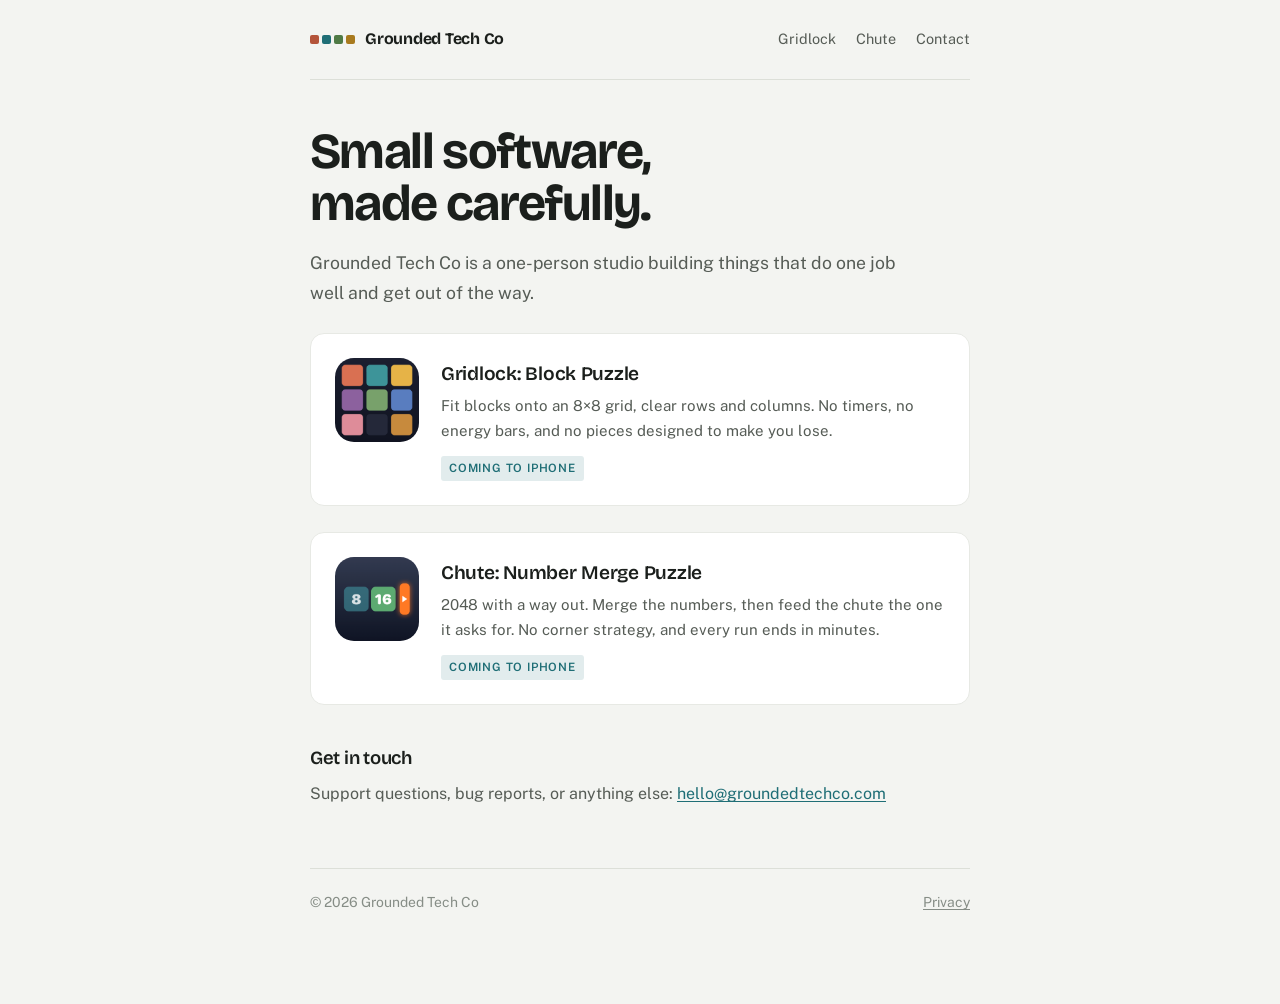
<file: index.html>
<!doctype html>
<html lang="en">
<head>
<meta charset="utf-8">
<meta name="viewport" content="width=device-width, initial-scale=1">
<link rel="preconnect" href="https://fonts.googleapis.com">
<link rel="preconnect" href="https://fonts.gstatic.com" crossorigin>
<link rel="stylesheet" href="https://fonts.googleapis.com/css2?family=Bricolage+Grotesque:opsz,wght@12..96,600;12..96,700&family=Public+Sans:ital,wght@0,400;0,500;0,600;1,400&display=swap">
<title>Grounded Tech Co</title>
<meta name="description" content="A small independent software studio. Maker of Gridlock: Block Puzzle and Chute: Number Merge Puzzle.">
<link rel="stylesheet" href="/assets/style.css">
</head>
<body>
<div class="wrap">

  <div class="site-head">
    <a class="wordmark" href="/">
      <span class="mark">
        <i style="background:#B4543A"></i><i style="background:#1F6E76"></i>
        <i style="background:#4F7A45"></i><i style="background:#A87A1E"></i>
      </span>
      Grounded Tech Co
    </a>
    <nav><a href="/gridlock/">Gridlock</a><a href="/chute/">Chute</a><a href="mailto:hello@groundedtechco.com">Contact</a></nav>
  </div>

  <h1>Small software, made carefully.</h1>
  <p class="lede">Grounded Tech Co is a one-person studio building things that do one job well and get out of the way.</p>

  <a class="app" href="/gridlock/">
    <img src="/assets/gridlock-icon.png" alt="Gridlock app icon">
    <div>
      <h2>Gridlock: Block Puzzle</h2>
      <p>Fit blocks onto an 8&times;8 grid, clear rows and columns. No timers, no energy bars, and no pieces designed to make you lose.</p>
      <span class="status">Coming to iPhone</span>
    </div>
  </a>

  <a class="app" href="/chute/">
    <img src="/assets/chute-icon.png" alt="Chute app icon">
    <div>
      <h2>Chute: Number Merge Puzzle</h2>
      <p>2048 with a way out. Merge the numbers, then feed the chute the one it asks for. No corner strategy, and every run ends in minutes.</p>
      <span class="status">Coming to iPhone</span>
    </div>
  </a>

  <h2>Get in touch</h2>
  <p>Support questions, bug reports, or anything else: <a href="mailto:hello@groundedtechco.com">hello@groundedtechco.com</a></p>

  <footer>
    <span>&copy; 2026 Grounded Tech Co</span>
    <span><a href="/gridlock/privacy/">Privacy</a></span>
  </footer>
</div>
</body>
</html>
</file>
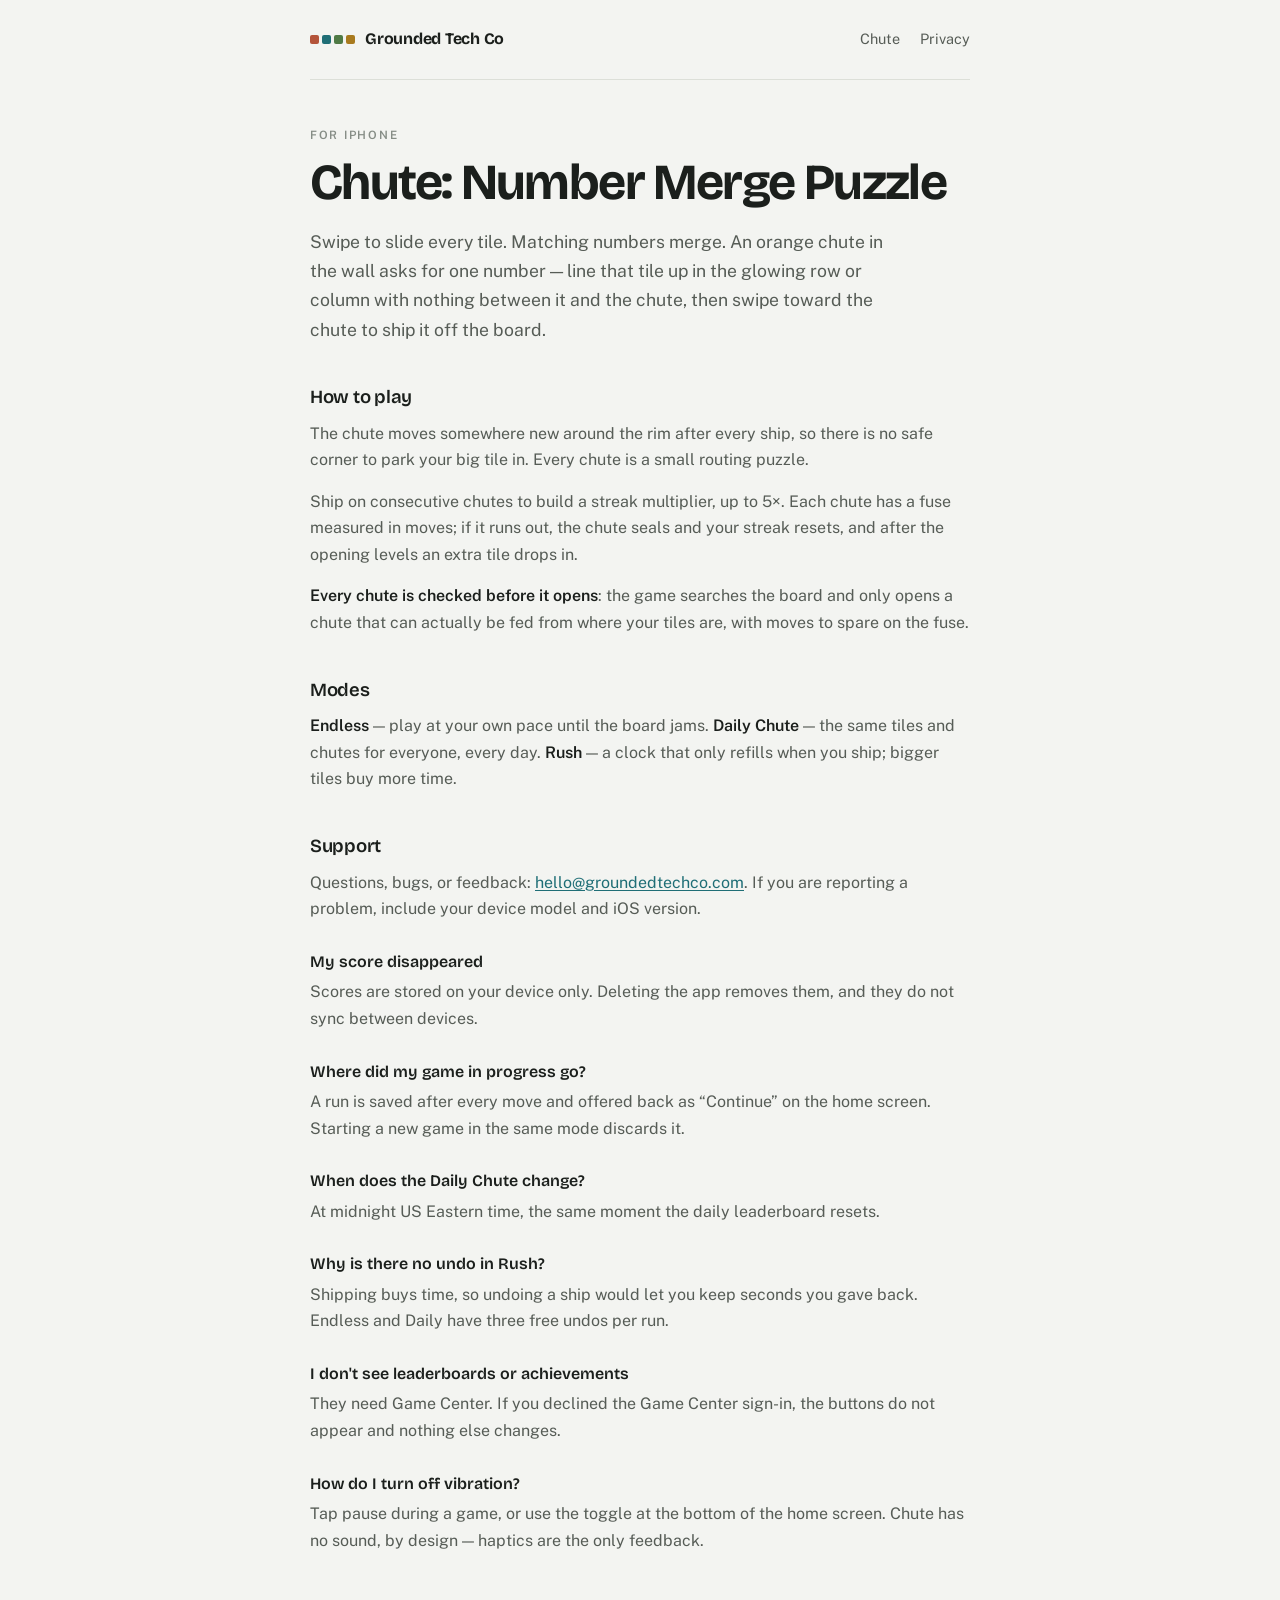
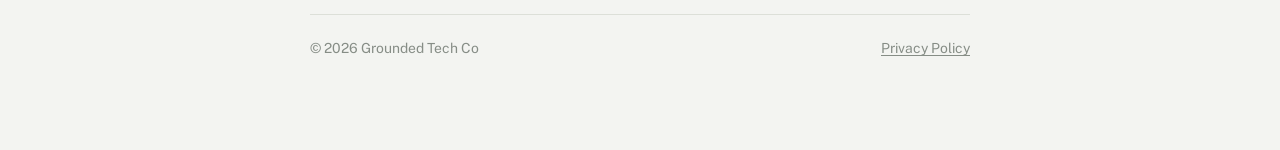
<file: chute/index.html>
<!doctype html>
<html lang="en">
<head>
<meta charset="utf-8">
<meta name="viewport" content="width=device-width, initial-scale=1">
<link rel="preconnect" href="https://fonts.googleapis.com">
<link rel="preconnect" href="https://fonts.gstatic.com" crossorigin>
<link rel="stylesheet" href="https://fonts.googleapis.com/css2?family=Bricolage+Grotesque:opsz,wght@12..96,600;12..96,700&family=Public+Sans:ital,wght@0,400;0,500;0,600;1,400&display=swap">
<title>Chute: Number Merge Puzzle — Grounded Tech Co</title>
<meta name="description" content="Chute is a number-merging puzzle for iPhone. Support and help.">
<link rel="stylesheet" href="/assets/style.css">
</head>
<body>
<div class="wrap">

  <div class="site-head">
    <a class="wordmark" href="/">
      <span class="mark">
        <i style="background:#B4543A"></i><i style="background:#1F6E76"></i>
        <i style="background:#4F7A45"></i><i style="background:#A87A1E"></i>
      </span>
      Grounded Tech Co
    </a>
    <nav><a href="/chute/">Chute</a><a href="/chute/privacy/">Privacy</a></nav>
  </div>

  <p class="eyebrow">For iPhone</p>
  <h1>Chute: Number Merge Puzzle</h1>
  <p class="lede">Swipe to slide every tile. Matching numbers merge. An orange chute in the wall asks for one number &mdash; line that tile up in the glowing row or column with nothing between it and the chute, then swipe toward the chute to ship it off the board.</p>

  <h2>How to play</h2>
  <p>The chute moves somewhere new around the rim after every ship, so there is no safe corner to park your big tile in. Every chute is a small routing puzzle.</p>
  <p>Ship on consecutive chutes to build a streak multiplier, up to 5&times;. Each chute has a fuse measured in moves; if it runs out, the chute seals and your streak resets, and after the opening levels an extra tile drops in.</p>
  <p><strong>Every chute is checked before it opens</strong>: the game searches the board and only opens a chute that can actually be fed from where your tiles are, with moves to spare on the fuse.</p>

  <h2>Modes</h2>
  <p><strong>Endless</strong> &mdash; play at your own pace until the board jams. <strong>Daily Chute</strong> &mdash; the same tiles and chutes for everyone, every day. <strong>Rush</strong> &mdash; a clock that only refills when you ship; bigger tiles buy more time.</p>

  <h2>Support</h2>
  <p>Questions, bugs, or feedback: <a href="mailto:hello@groundedtechco.com">hello@groundedtechco.com</a>. If you are reporting a problem, include your device model and iOS version.</p>

  <h3>My score disappeared</h3>
  <p class="tight">Scores are stored on your device only. Deleting the app removes them, and they do not sync between devices.</p>

  <h3>Where did my game in progress go?</h3>
  <p class="tight">A run is saved after every move and offered back as &ldquo;Continue&rdquo; on the home screen. Starting a new game in the same mode discards it.</p>

  <h3>When does the Daily Chute change?</h3>
  <p class="tight">At midnight US Eastern time, the same moment the daily leaderboard resets.</p>

  <h3>Why is there no undo in Rush?</h3>
  <p class="tight">Shipping buys time, so undoing a ship would let you keep seconds you gave back. Endless and Daily have three free undos per run.</p>

  <h3>I don't see leaderboards or achievements</h3>
  <p class="tight">They need Game Center. If you declined the Game Center sign-in, the buttons do not appear and nothing else changes.</p>

  <h3>How do I turn off vibration?</h3>
  <p class="tight">Tap pause during a game, or use the toggle at the bottom of the home screen. Chute has no sound, by design &mdash; haptics are the only feedback.</p>

  <footer>
    <span>&copy; 2026 Grounded Tech Co</span>
    <span><a href="/chute/privacy/">Privacy Policy</a></span>
  </footer>
</div>
</body>
</html>
</file>
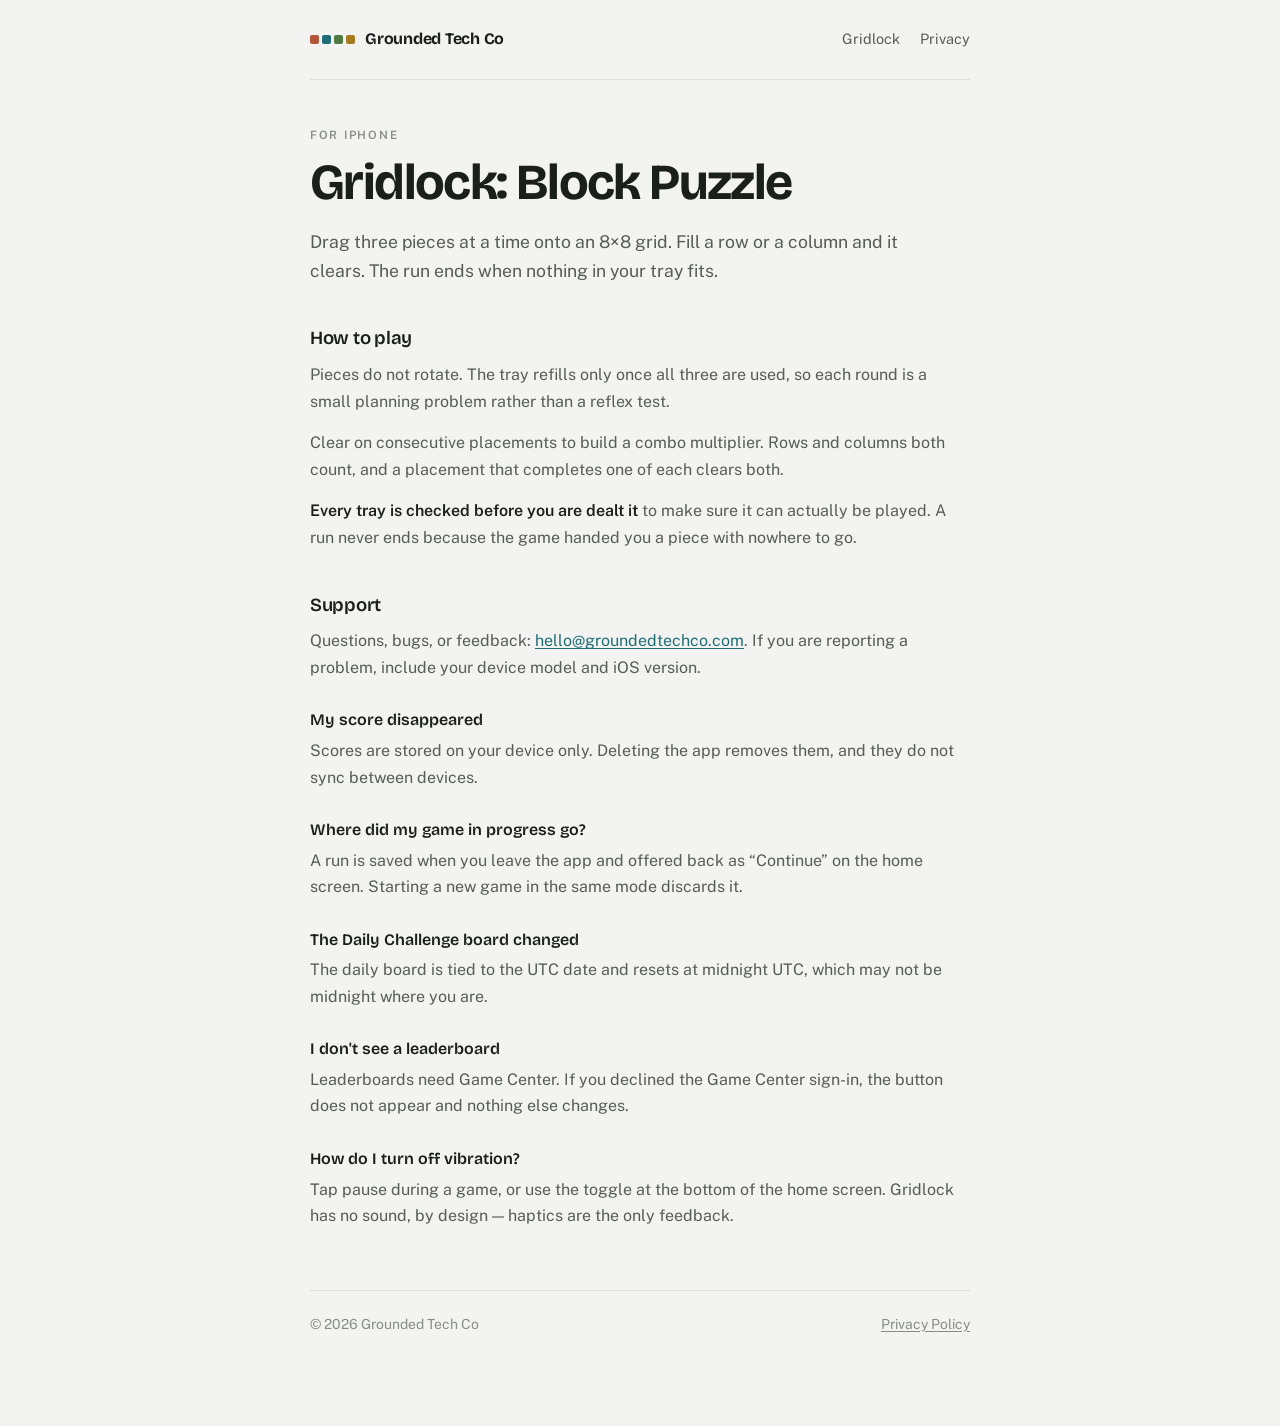
<file: gridlock/index.html>
<!doctype html>
<html lang="en">
<head>
<meta charset="utf-8">
<meta name="viewport" content="width=device-width, initial-scale=1">
<link rel="preconnect" href="https://fonts.googleapis.com">
<link rel="preconnect" href="https://fonts.gstatic.com" crossorigin>
<link rel="stylesheet" href="https://fonts.googleapis.com/css2?family=Bricolage+Grotesque:opsz,wght@12..96,600;12..96,700&family=Public+Sans:ital,wght@0,400;0,500;0,600;1,400&display=swap">
<title>Gridlock: Block Puzzle — Grounded Tech Co</title>
<meta name="description" content="Gridlock is a block puzzle for iPhone. Support and help.">
<link rel="stylesheet" href="/assets/style.css">
</head>
<body>
<div class="wrap">

  <div class="site-head">
    <a class="wordmark" href="/">
      <span class="mark">
        <i style="background:#B4543A"></i><i style="background:#1F6E76"></i>
        <i style="background:#4F7A45"></i><i style="background:#A87A1E"></i>
      </span>
      Grounded Tech Co
    </a>
    <nav><a href="/gridlock/">Gridlock</a><a href="/gridlock/privacy/">Privacy</a></nav>
  </div>

  <p class="eyebrow">For iPhone</p>
  <h1>Gridlock: Block Puzzle</h1>
  <p class="lede">Drag three pieces at a time onto an 8&times;8 grid. Fill a row or a column and it clears. The run ends when nothing in your tray fits.</p>

  <h2>How to play</h2>
  <p>Pieces do not rotate. The tray refills only once all three are used, so each round is a small planning problem rather than a reflex test.</p>
  <p>Clear on consecutive placements to build a combo multiplier. Rows and columns both count, and a placement that completes one of each clears both.</p>
  <p><strong>Every tray is checked before you are dealt it</strong> to make sure it can actually be played. A run never ends because the game handed you a piece with nowhere to go.</p>

  <h2>Support</h2>
  <p>Questions, bugs, or feedback: <a href="mailto:hello@groundedtechco.com">hello@groundedtechco.com</a>. If you are reporting a problem, include your device model and iOS version.</p>

  <h3>My score disappeared</h3>
  <p class="tight">Scores are stored on your device only. Deleting the app removes them, and they do not sync between devices.</p>

  <h3>Where did my game in progress go?</h3>
  <p class="tight">A run is saved when you leave the app and offered back as &ldquo;Continue&rdquo; on the home screen. Starting a new game in the same mode discards it.</p>

  <h3>The Daily Challenge board changed</h3>
  <p class="tight">The daily board is tied to the UTC date and resets at midnight UTC, which may not be midnight where you are.</p>

  <h3>I don't see a leaderboard</h3>
  <p class="tight">Leaderboards need Game Center. If you declined the Game Center sign-in, the button does not appear and nothing else changes.</p>

  <h3>How do I turn off vibration?</h3>
  <p class="tight">Tap pause during a game, or use the toggle at the bottom of the home screen. Gridlock has no sound, by design &mdash; haptics are the only feedback.</p>

  <footer>
    <span>&copy; 2026 Grounded Tech Co</span>
    <span><a href="/gridlock/privacy/">Privacy Policy</a></span>
  </footer>
</div>
</body>
</html>
</file>
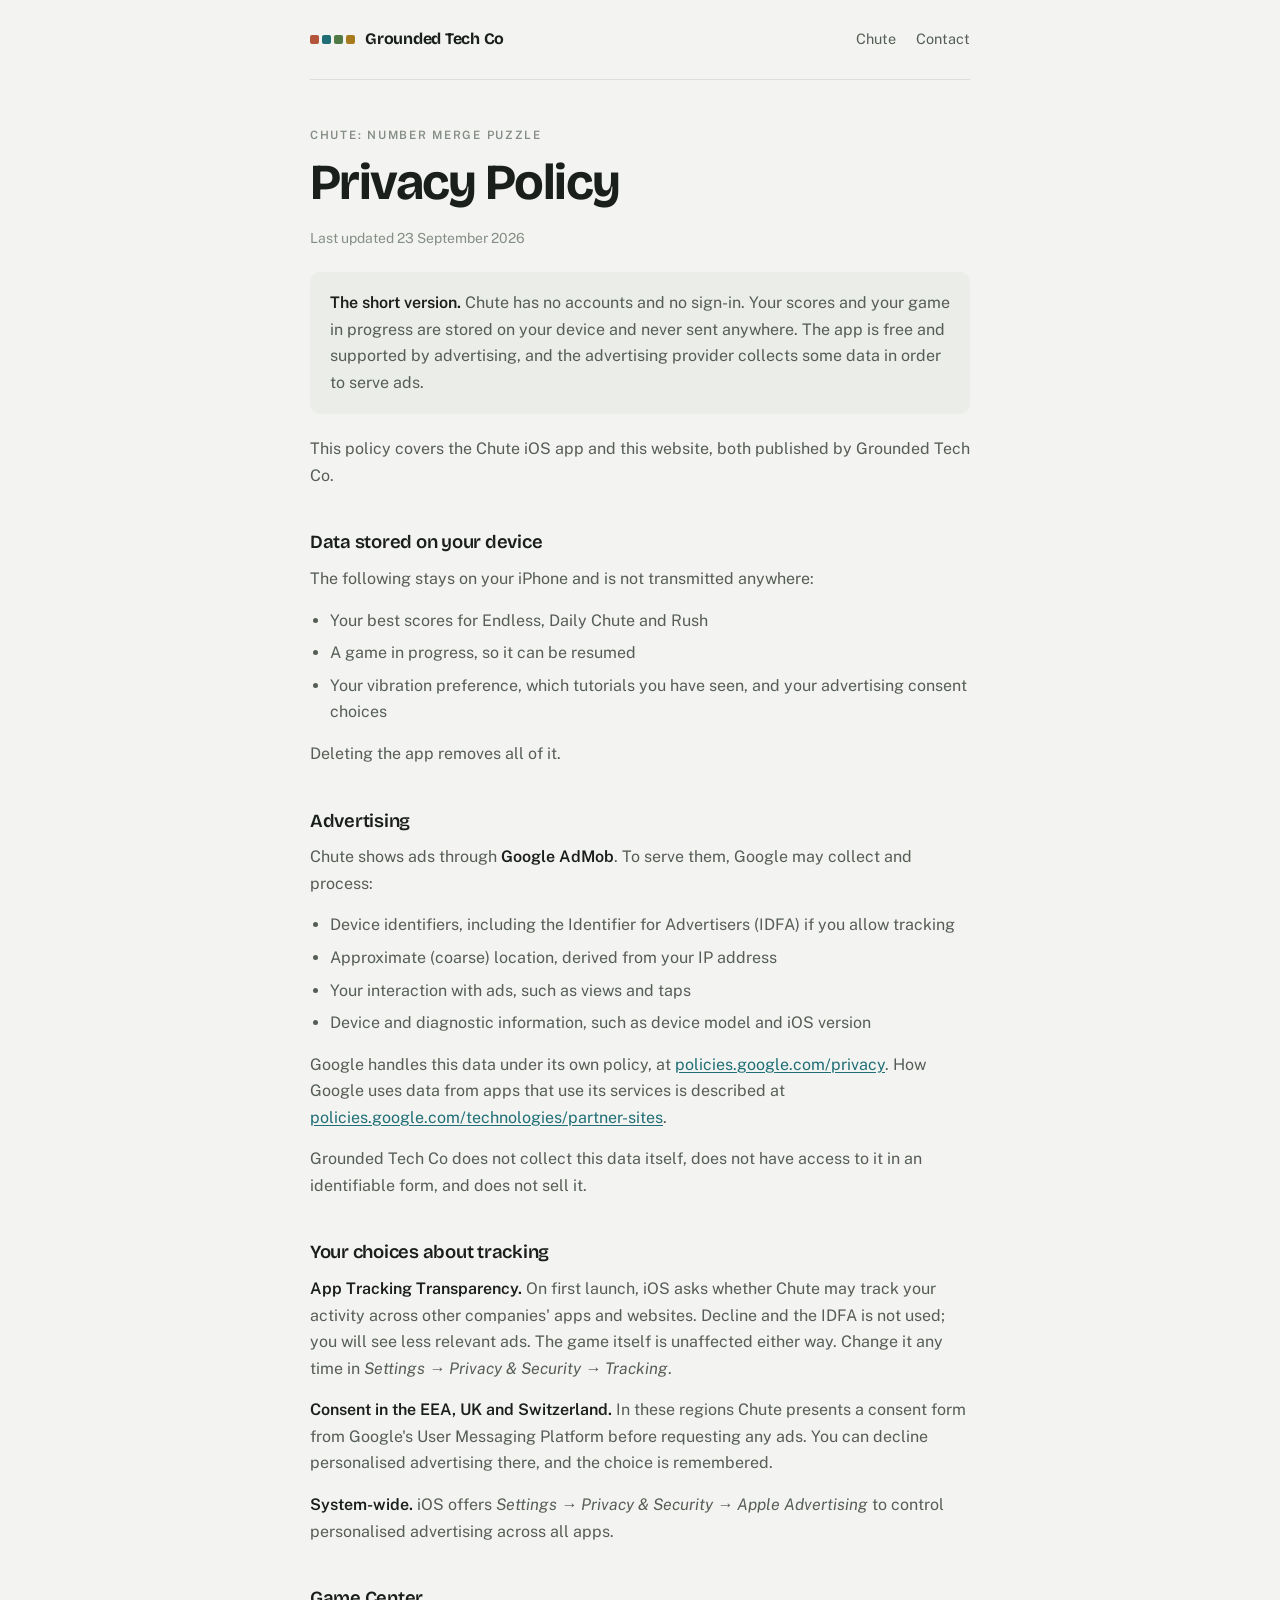
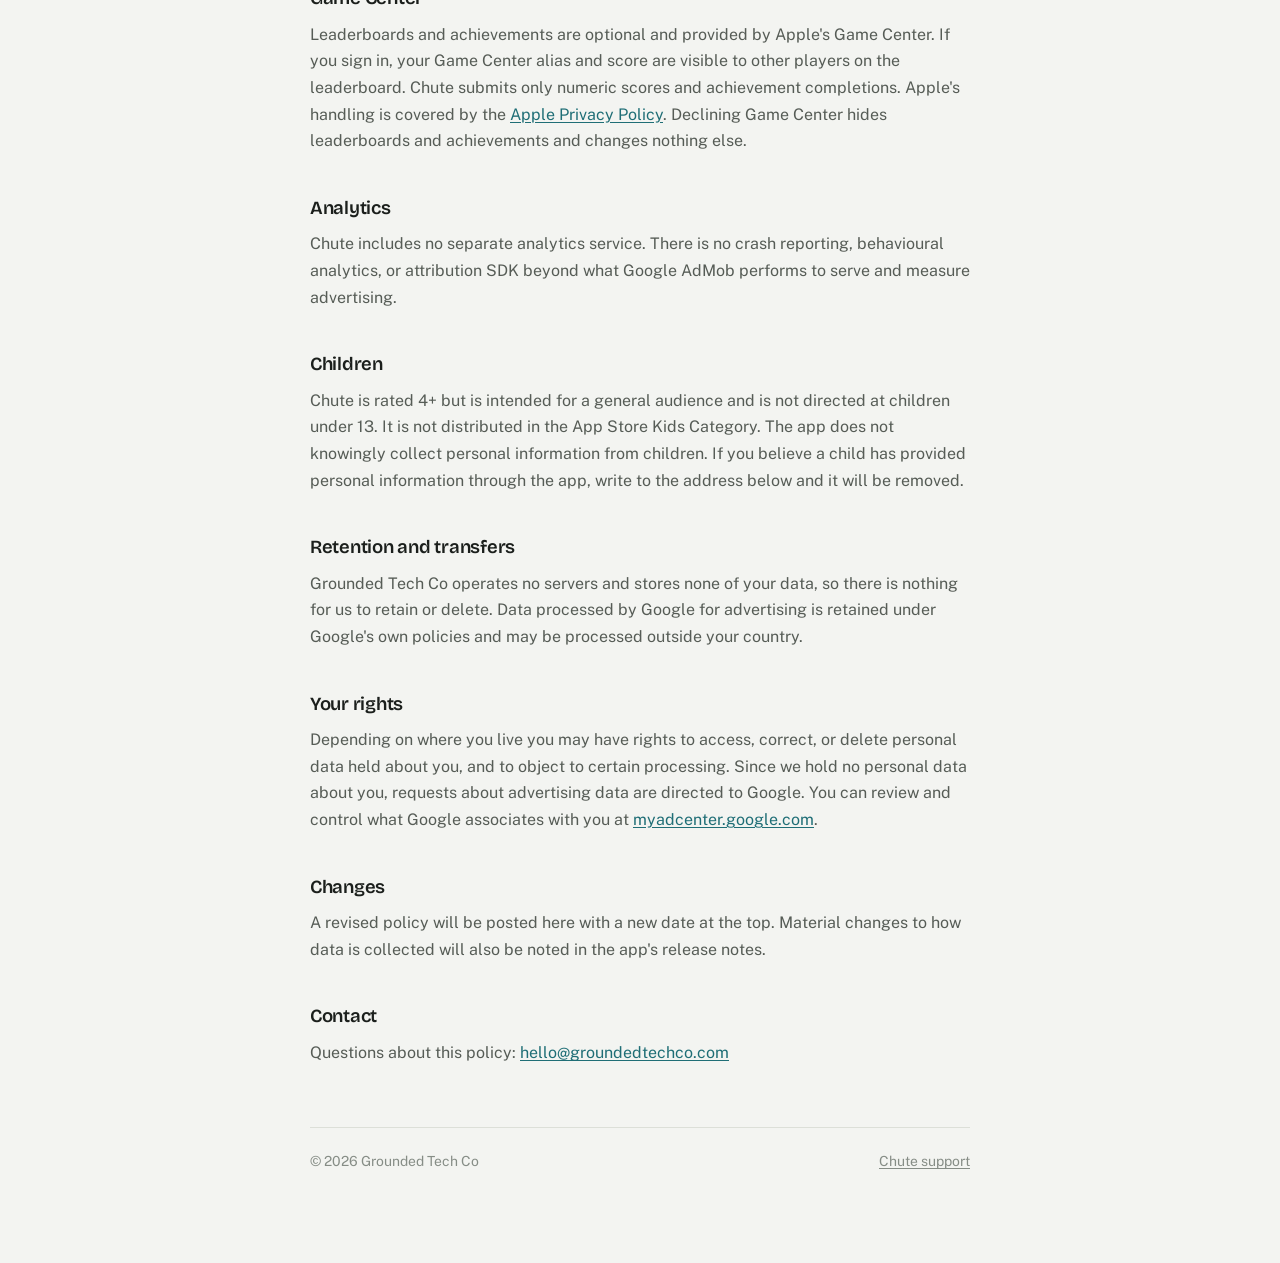
<file: chute/privacy/index.html>
<!doctype html>
<html lang="en">
<head>
<meta charset="utf-8">
<meta name="viewport" content="width=device-width, initial-scale=1">
<link rel="preconnect" href="https://fonts.googleapis.com">
<link rel="preconnect" href="https://fonts.gstatic.com" crossorigin>
<link rel="stylesheet" href="https://fonts.googleapis.com/css2?family=Bricolage+Grotesque:opsz,wght@12..96,600;12..96,700&family=Public+Sans:ital,wght@0,400;0,500;0,600;1,400&display=swap">
<title>Chute Privacy Policy — Grounded Tech Co</title>
<meta name="description" content="Privacy policy for Chute: Number Merge Puzzle.">
<link rel="stylesheet" href="/assets/style.css">
</head>
<body>
<div class="wrap">

  <div class="site-head">
    <a class="wordmark" href="/">
      <span class="mark">
        <i style="background:#B4543A"></i><i style="background:#1F6E76"></i>
        <i style="background:#4F7A45"></i><i style="background:#A87A1E"></i>
      </span>
      Grounded Tech Co
    </a>
    <nav><a href="/chute/">Chute</a><a href="mailto:hello@groundedtechco.com">Contact</a></nav>
  </div>

  <p class="eyebrow">Chute: Number Merge Puzzle</p>
  <h1>Privacy Policy</h1>
  <p class="updated">Last updated 23 September 2026</p>

  <div class="callout">
    <p><strong>The short version.</strong> Chute has no accounts and no sign-in. Your scores and your game in progress are stored on your device and never sent anywhere. The app is free and supported by advertising, and the advertising provider collects some data in order to serve ads.</p>
  </div>

  <p>This policy covers the Chute iOS app and this website, both published by Grounded Tech Co.</p>

  <h2>Data stored on your device</h2>
  <p>The following stays on your iPhone and is not transmitted anywhere:</p>
  <ul>
    <li>Your best scores for Endless, Daily Chute and Rush</li>
    <li>A game in progress, so it can be resumed</li>
    <li>Your vibration preference, which tutorials you have seen, and your advertising consent choices</li>
  </ul>
  <p>Deleting the app removes all of it.</p>

  <h2>Advertising</h2>
  <p>Chute shows ads through <strong>Google AdMob</strong>. To serve them, Google may collect and process:</p>
  <ul>
    <li>Device identifiers, including the Identifier for Advertisers (IDFA) if you allow tracking</li>
    <li>Approximate (coarse) location, derived from your IP address</li>
    <li>Your interaction with ads, such as views and taps</li>
    <li>Device and diagnostic information, such as device model and iOS version</li>
  </ul>
  <p>Google handles this data under its own policy, at <a href="https://policies.google.com/privacy">policies.google.com/privacy</a>. How Google uses data from apps that use its services is described at <a href="https://policies.google.com/technologies/partner-sites">policies.google.com/technologies/partner-sites</a>.</p>
  <p>Grounded Tech Co does not collect this data itself, does not have access to it in an identifiable form, and does not sell it.</p>

  <h2>Your choices about tracking</h2>
  <p><strong>App Tracking Transparency.</strong> On first launch, iOS asks whether Chute may track your activity across other companies' apps and websites. Decline and the IDFA is not used; you will see less relevant ads. The game itself is unaffected either way. Change it any time in <em>Settings &rarr; Privacy &amp; Security &rarr; Tracking</em>.</p>
  <p><strong>Consent in the EEA, UK and Switzerland.</strong> In these regions Chute presents a consent form from Google's User Messaging Platform before requesting any ads. You can decline personalised advertising there, and the choice is remembered.</p>
  <p><strong>System-wide.</strong> iOS offers <em>Settings &rarr; Privacy &amp; Security &rarr; Apple Advertising</em> to control personalised advertising across all apps.</p>

  <h2>Game Center</h2>
  <p>Leaderboards and achievements are optional and provided by Apple's Game Center. If you sign in, your Game Center alias and score are visible to other players on the leaderboard. Chute submits only numeric scores and achievement completions. Apple's handling is covered by the <a href="https://www.apple.com/legal/privacy/">Apple Privacy Policy</a>. Declining Game Center hides leaderboards and achievements and changes nothing else.</p>

  <h2>Analytics</h2>
  <p>Chute includes no separate analytics service. There is no crash reporting, behavioural analytics, or attribution SDK beyond what Google AdMob performs to serve and measure advertising.</p>

  <h2>Children</h2>
  <p>Chute is rated 4+ but is intended for a general audience and is not directed at children under 13. It is not distributed in the App Store Kids Category. The app does not knowingly collect personal information from children. If you believe a child has provided personal information through the app, write to the address below and it will be removed.</p>

  <h2>Retention and transfers</h2>
  <p>Grounded Tech Co operates no servers and stores none of your data, so there is nothing for us to retain or delete. Data processed by Google for advertising is retained under Google's own policies and may be processed outside your country.</p>

  <h2>Your rights</h2>
  <p>Depending on where you live you may have rights to access, correct, or delete personal data held about you, and to object to certain processing. Since we hold no personal data about you, requests about advertising data are directed to Google. You can review and control what Google associates with you at <a href="https://myadcenter.google.com">myadcenter.google.com</a>.</p>

  <h2>Changes</h2>
  <p>A revised policy will be posted here with a new date at the top. Material changes to how data is collected will also be noted in the app's release notes.</p>

  <h2>Contact</h2>
  <p>Questions about this policy: <a href="mailto:hello@groundedtechco.com">hello@groundedtechco.com</a></p>

  <footer>
    <span>&copy; 2026 Grounded Tech Co</span>
    <span><a href="/chute/">Chute support</a></span>
  </footer>
</div>
</body>
</html>
</file>
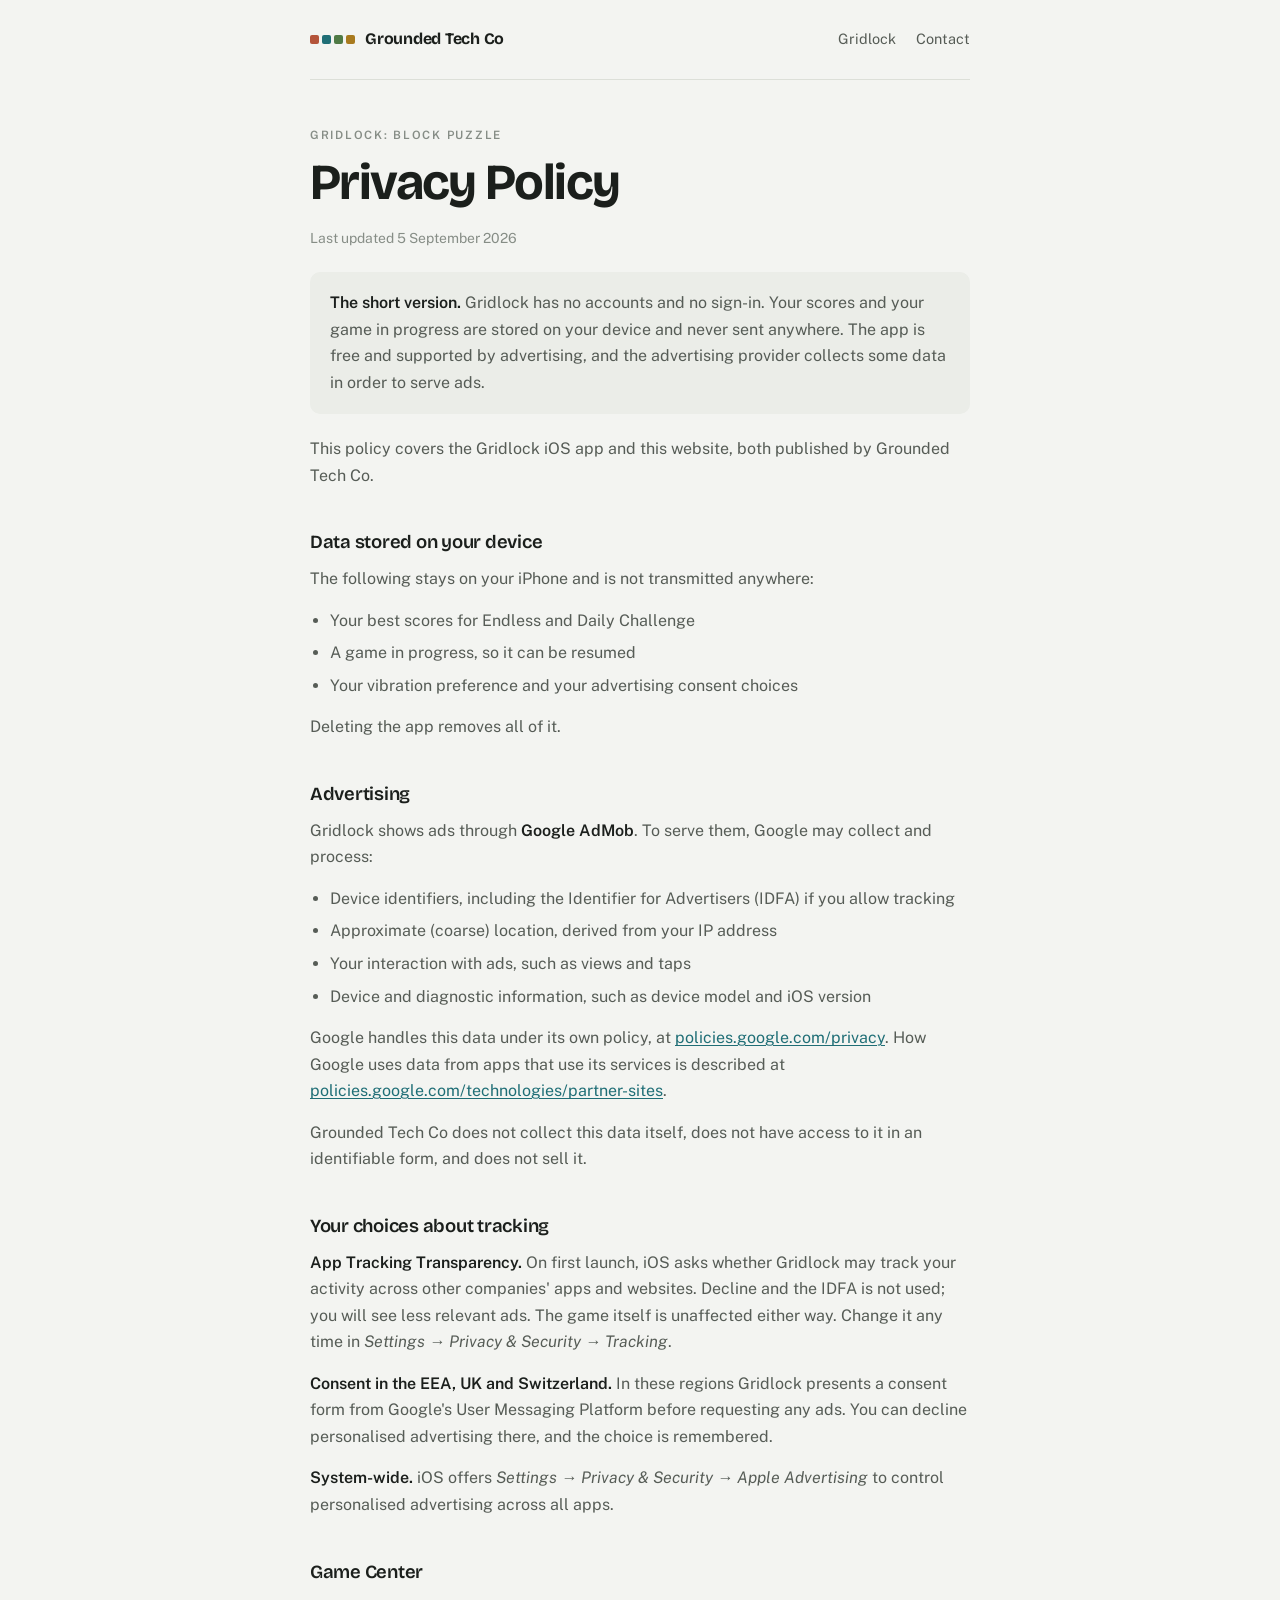
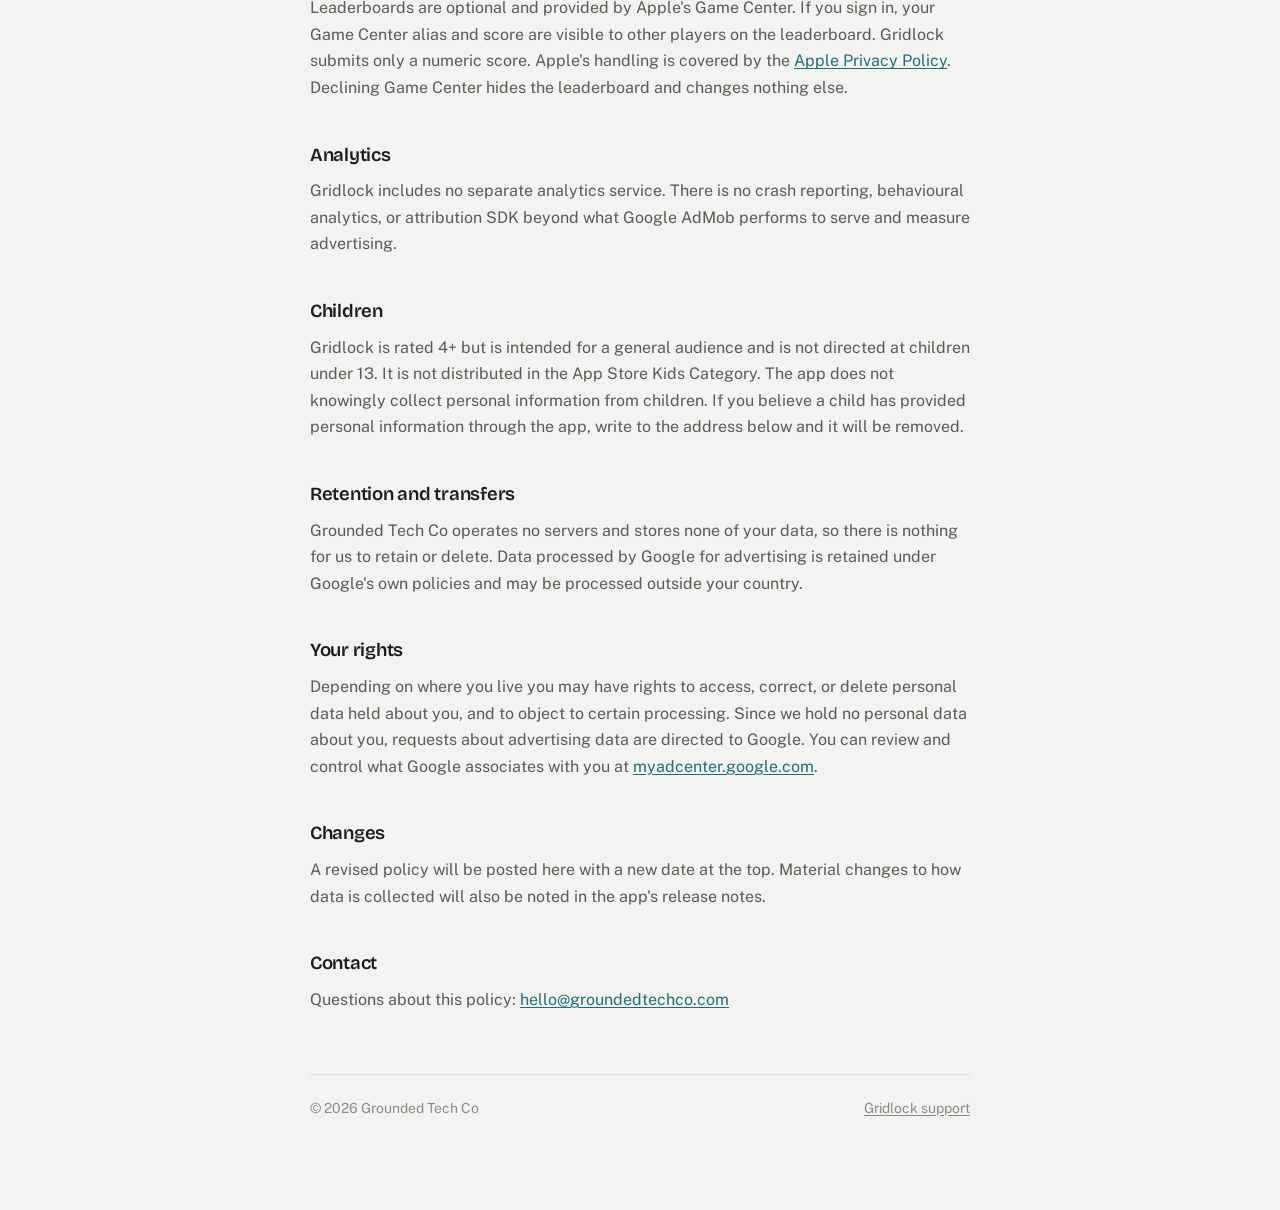
<file: gridlock/privacy/index.html>
<!doctype html>
<html lang="en">
<head>
<meta charset="utf-8">
<meta name="viewport" content="width=device-width, initial-scale=1">
<link rel="preconnect" href="https://fonts.googleapis.com">
<link rel="preconnect" href="https://fonts.gstatic.com" crossorigin>
<link rel="stylesheet" href="https://fonts.googleapis.com/css2?family=Bricolage+Grotesque:opsz,wght@12..96,600;12..96,700&family=Public+Sans:ital,wght@0,400;0,500;0,600;1,400&display=swap">
<title>Gridlock Privacy Policy — Grounded Tech Co</title>
<meta name="description" content="Privacy policy for Gridlock: Block Puzzle.">
<link rel="stylesheet" href="/assets/style.css">
</head>
<body>
<div class="wrap">

  <div class="site-head">
    <a class="wordmark" href="/">
      <span class="mark">
        <i style="background:#B4543A"></i><i style="background:#1F6E76"></i>
        <i style="background:#4F7A45"></i><i style="background:#A87A1E"></i>
      </span>
      Grounded Tech Co
    </a>
    <nav><a href="/gridlock/">Gridlock</a><a href="mailto:hello@groundedtechco.com">Contact</a></nav>
  </div>

  <p class="eyebrow">Gridlock: Block Puzzle</p>
  <h1>Privacy Policy</h1>
  <p class="updated">Last updated 5 September 2026</p>

  <div class="callout">
    <p><strong>The short version.</strong> Gridlock has no accounts and no sign-in. Your scores and your game in progress are stored on your device and never sent anywhere. The app is free and supported by advertising, and the advertising provider collects some data in order to serve ads.</p>
  </div>

  <p>This policy covers the Gridlock iOS app and this website, both published by Grounded Tech Co.</p>

  <h2>Data stored on your device</h2>
  <p>The following stays on your iPhone and is not transmitted anywhere:</p>
  <ul>
    <li>Your best scores for Endless and Daily Challenge</li>
    <li>A game in progress, so it can be resumed</li>
    <li>Your vibration preference and your advertising consent choices</li>
  </ul>
  <p>Deleting the app removes all of it.</p>

  <h2>Advertising</h2>
  <p>Gridlock shows ads through <strong>Google AdMob</strong>. To serve them, Google may collect and process:</p>
  <ul>
    <li>Device identifiers, including the Identifier for Advertisers (IDFA) if you allow tracking</li>
    <li>Approximate (coarse) location, derived from your IP address</li>
    <li>Your interaction with ads, such as views and taps</li>
    <li>Device and diagnostic information, such as device model and iOS version</li>
  </ul>
  <p>Google handles this data under its own policy, at <a href="https://policies.google.com/privacy">policies.google.com/privacy</a>. How Google uses data from apps that use its services is described at <a href="https://policies.google.com/technologies/partner-sites">policies.google.com/technologies/partner-sites</a>.</p>
  <p>Grounded Tech Co does not collect this data itself, does not have access to it in an identifiable form, and does not sell it.</p>

  <h2>Your choices about tracking</h2>
  <p><strong>App Tracking Transparency.</strong> On first launch, iOS asks whether Gridlock may track your activity across other companies' apps and websites. Decline and the IDFA is not used; you will see less relevant ads. The game itself is unaffected either way. Change it any time in <em>Settings &rarr; Privacy &amp; Security &rarr; Tracking</em>.</p>
  <p><strong>Consent in the EEA, UK and Switzerland.</strong> In these regions Gridlock presents a consent form from Google's User Messaging Platform before requesting any ads. You can decline personalised advertising there, and the choice is remembered.</p>
  <p><strong>System-wide.</strong> iOS offers <em>Settings &rarr; Privacy &amp; Security &rarr; Apple Advertising</em> to control personalised advertising across all apps.</p>

  <h2>Game Center</h2>
  <p>Leaderboards are optional and provided by Apple's Game Center. If you sign in, your Game Center alias and score are visible to other players on the leaderboard. Gridlock submits only a numeric score. Apple's handling is covered by the <a href="https://www.apple.com/legal/privacy/">Apple Privacy Policy</a>. Declining Game Center hides the leaderboard and changes nothing else.</p>

  <h2>Analytics</h2>
  <p>Gridlock includes no separate analytics service. There is no crash reporting, behavioural analytics, or attribution SDK beyond what Google AdMob performs to serve and measure advertising.</p>

  <h2>Children</h2>
  <p>Gridlock is rated 4+ but is intended for a general audience and is not directed at children under 13. It is not distributed in the App Store Kids Category. The app does not knowingly collect personal information from children. If you believe a child has provided personal information through the app, write to the address below and it will be removed.</p>

  <h2>Retention and transfers</h2>
  <p>Grounded Tech Co operates no servers and stores none of your data, so there is nothing for us to retain or delete. Data processed by Google for advertising is retained under Google's own policies and may be processed outside your country.</p>

  <h2>Your rights</h2>
  <p>Depending on where you live you may have rights to access, correct, or delete personal data held about you, and to object to certain processing. Since we hold no personal data about you, requests about advertising data are directed to Google. You can review and control what Google associates with you at <a href="https://myadcenter.google.com">myadcenter.google.com</a>.</p>

  <h2>Changes</h2>
  <p>A revised policy will be posted here with a new date at the top. Material changes to how data is collected will also be noted in the app's release notes.</p>

  <h2>Contact</h2>
  <p>Questions about this policy: <a href="mailto:hello@groundedtechco.com">hello@groundedtechco.com</a></p>

  <footer>
    <span>&copy; 2026 Grounded Tech Co</span>
    <span><a href="/gridlock/">Gridlock support</a></span>
  </footer>
</div>
</body>
</html>
</file>
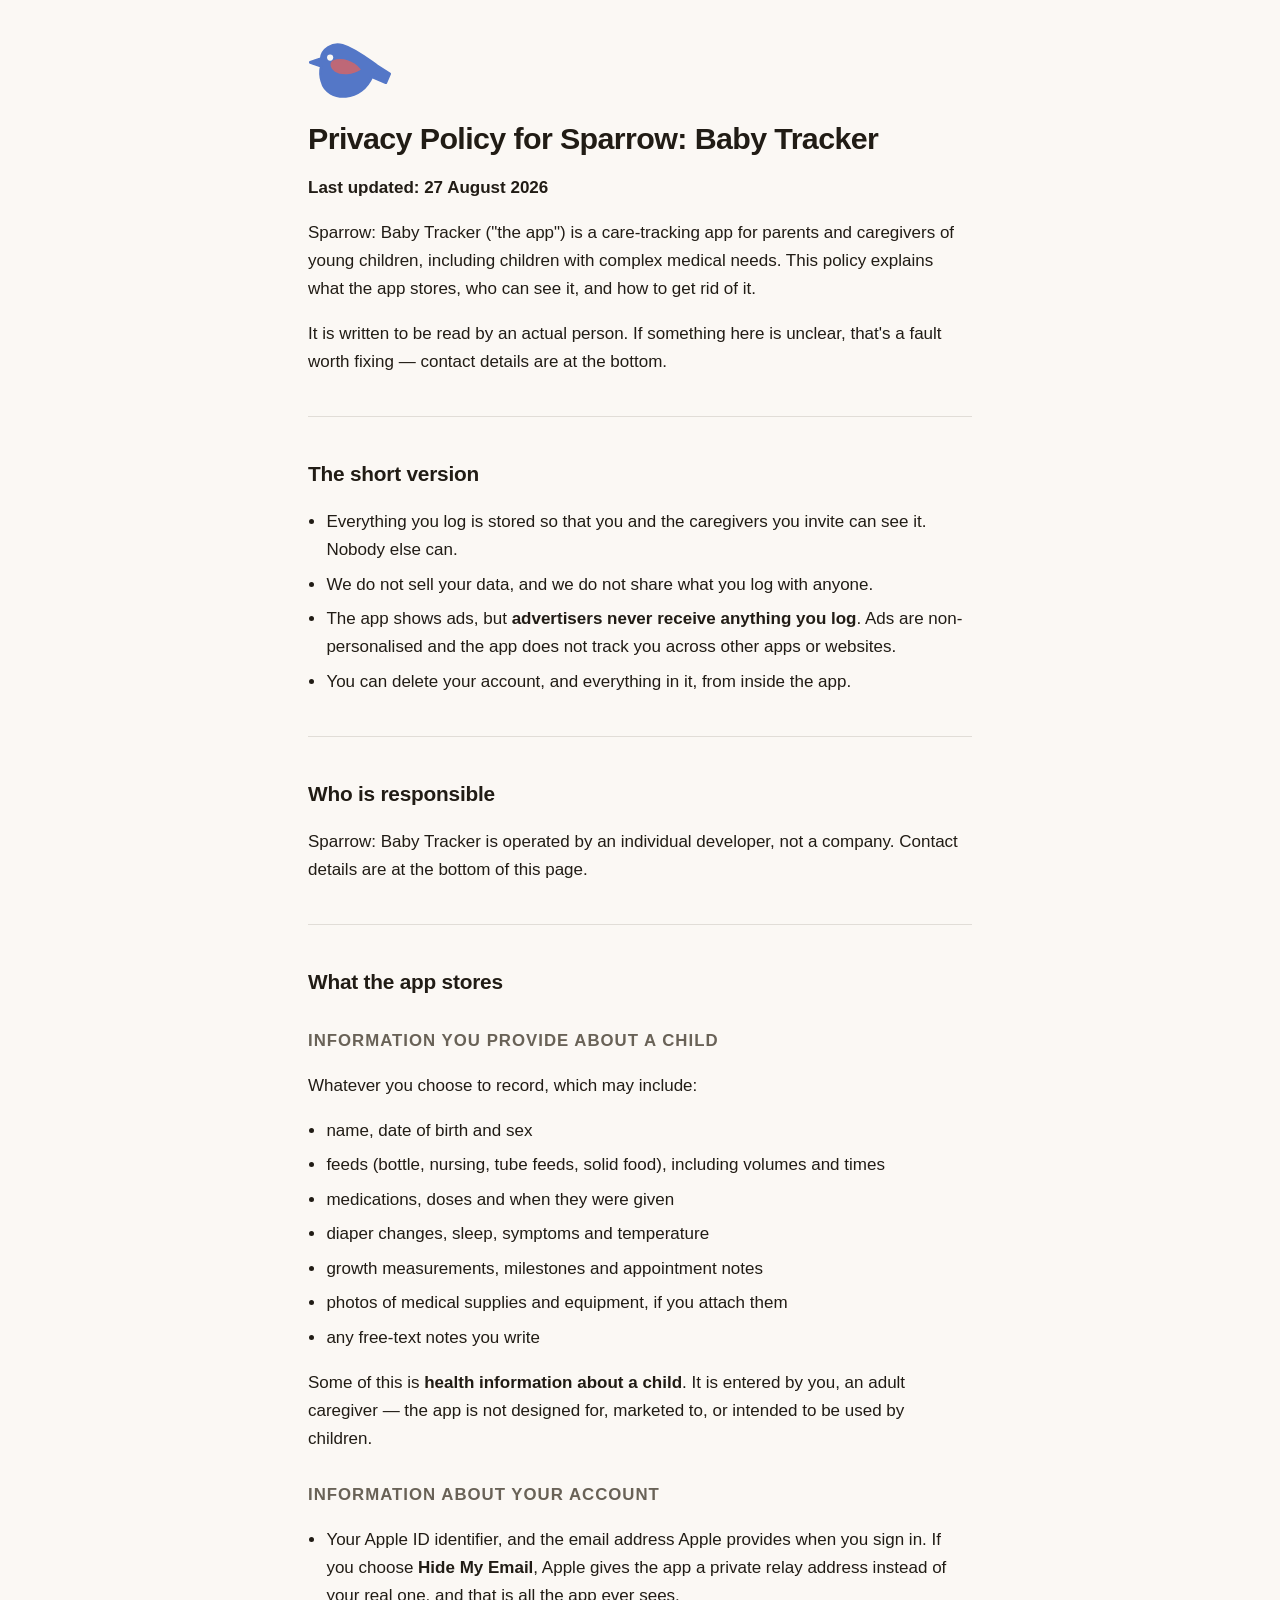
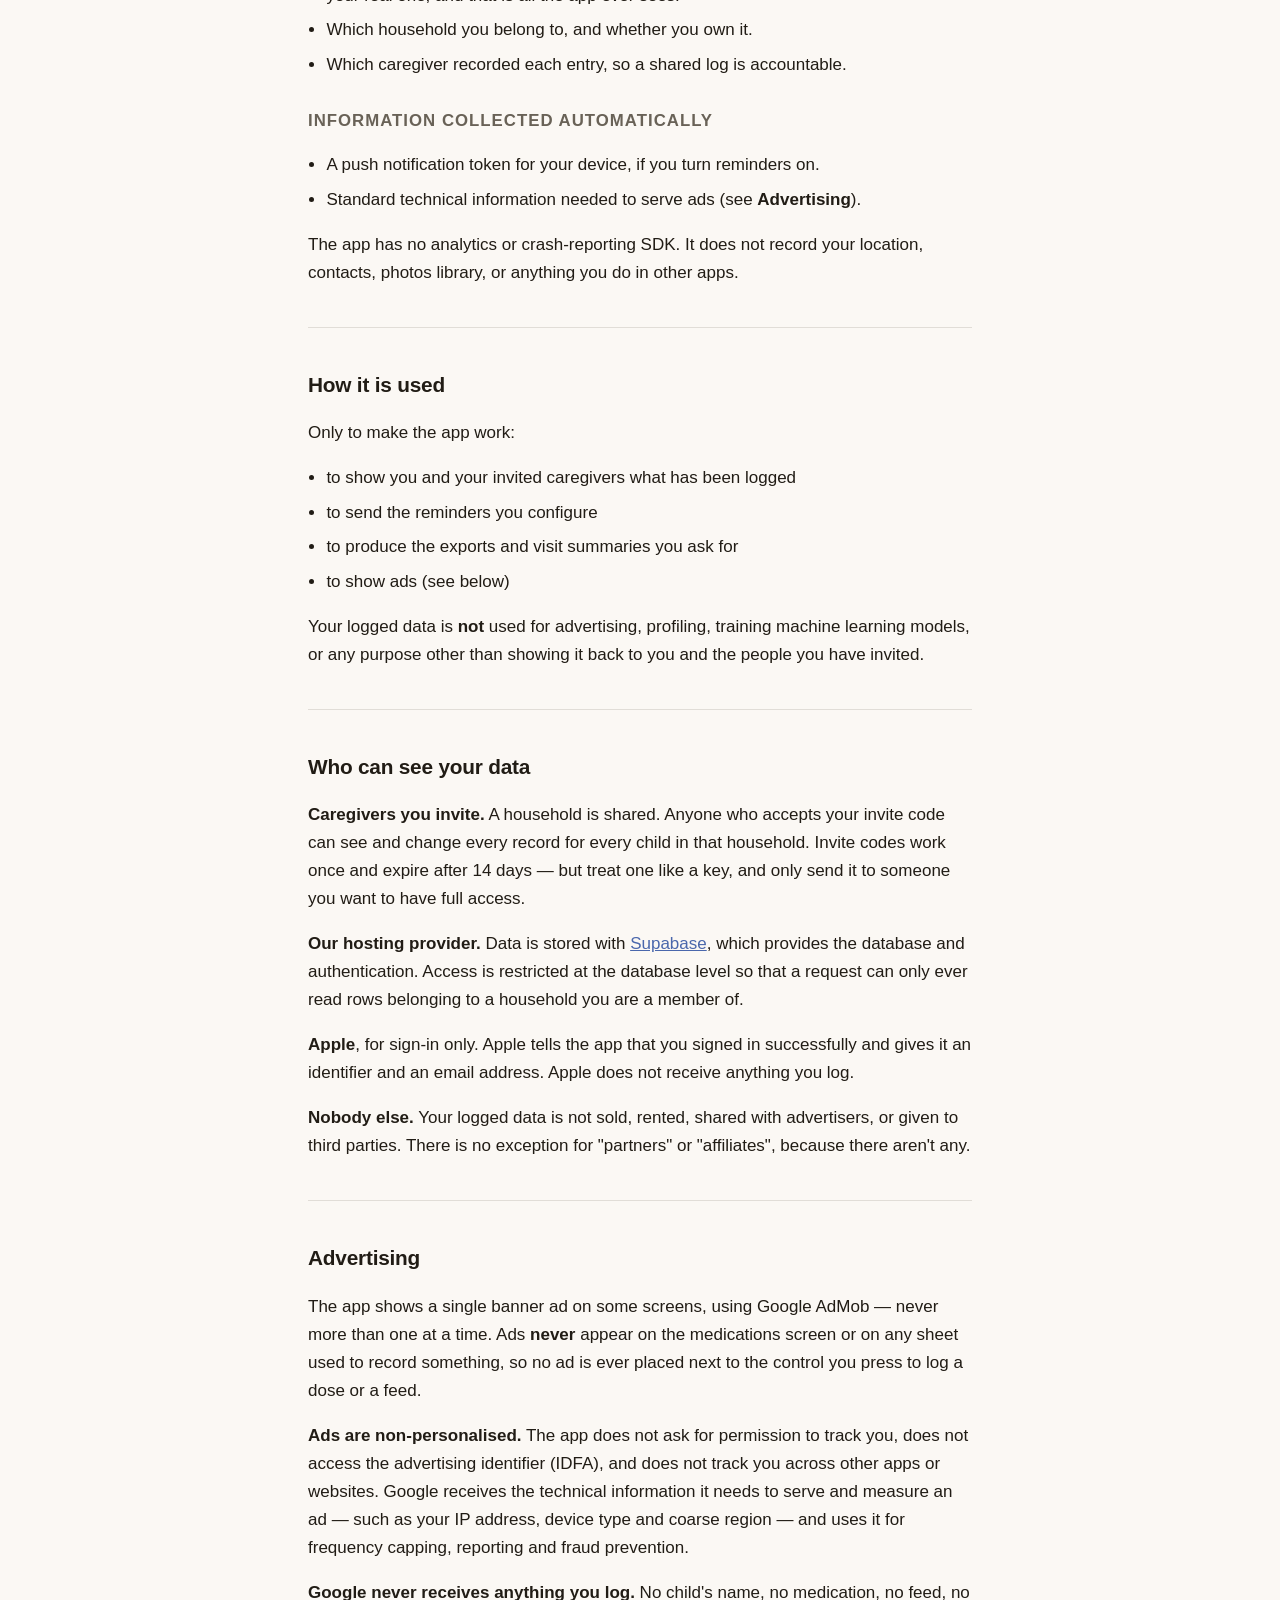
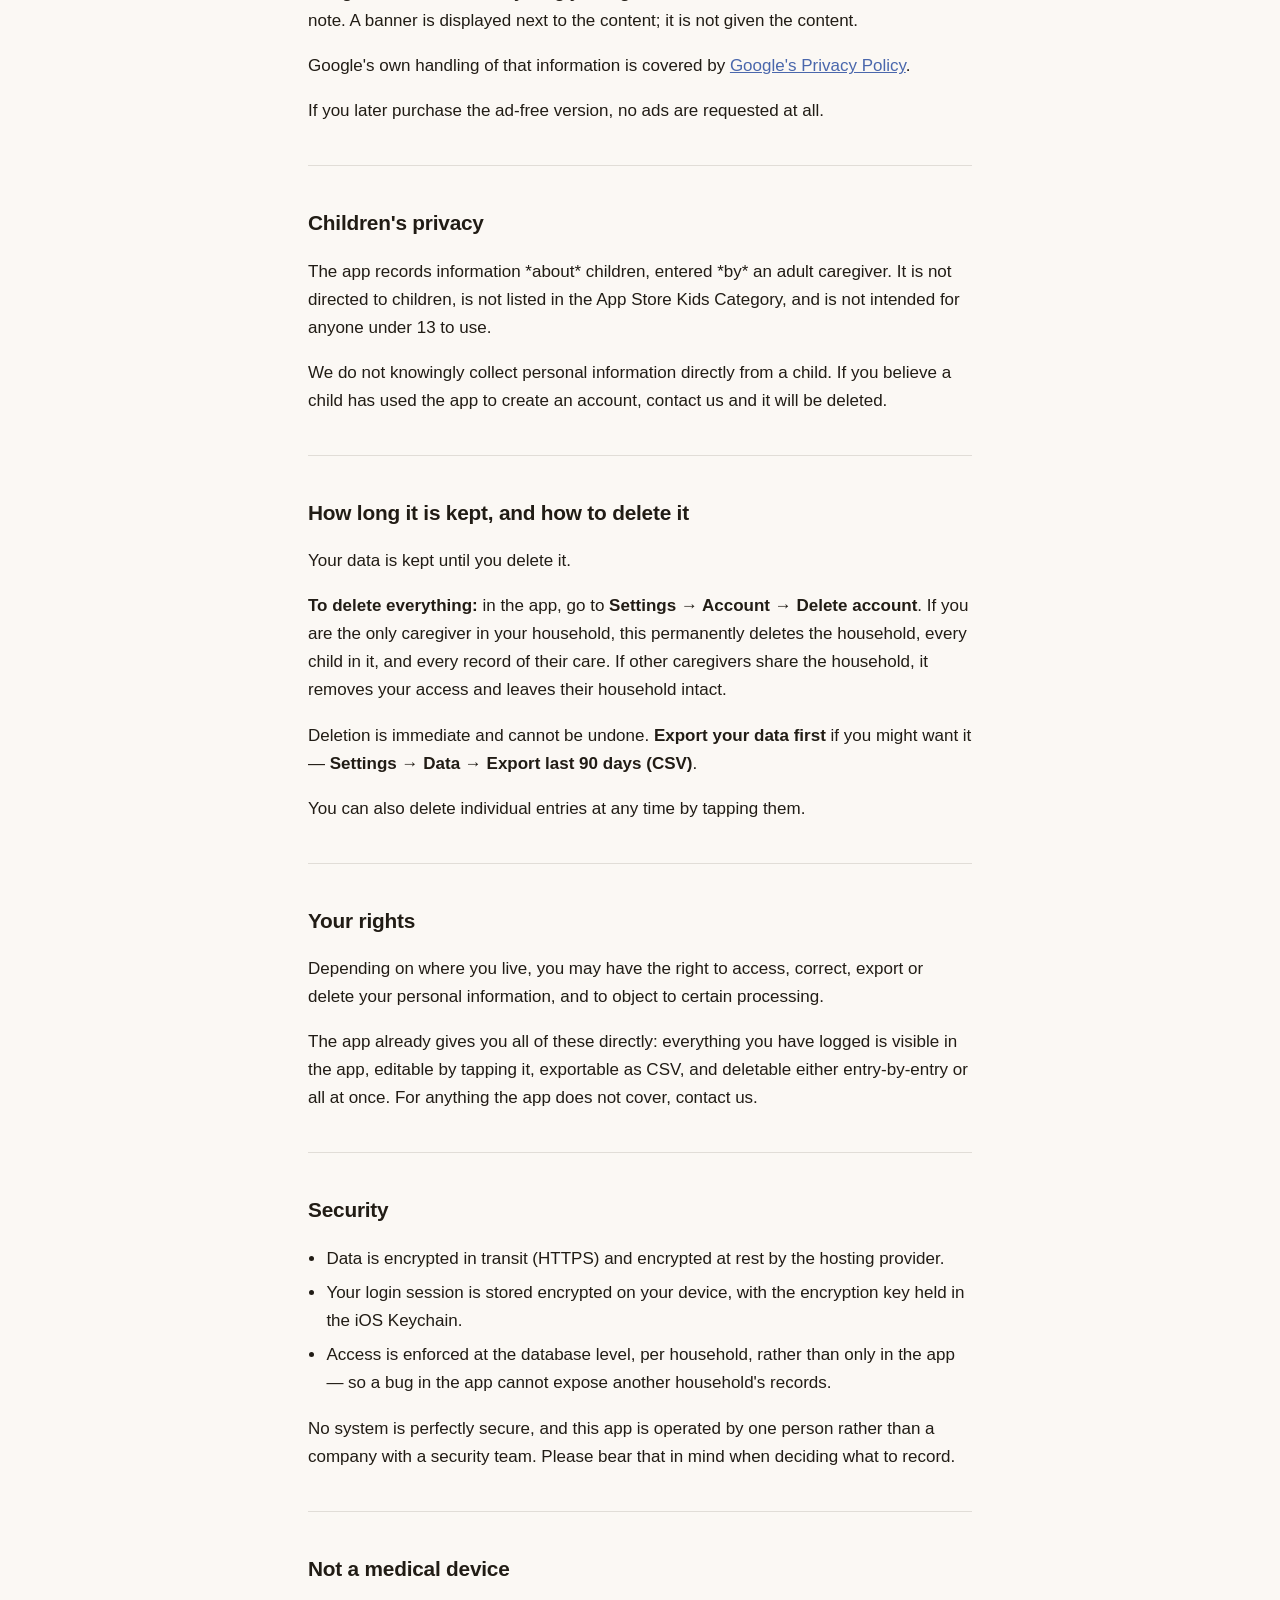
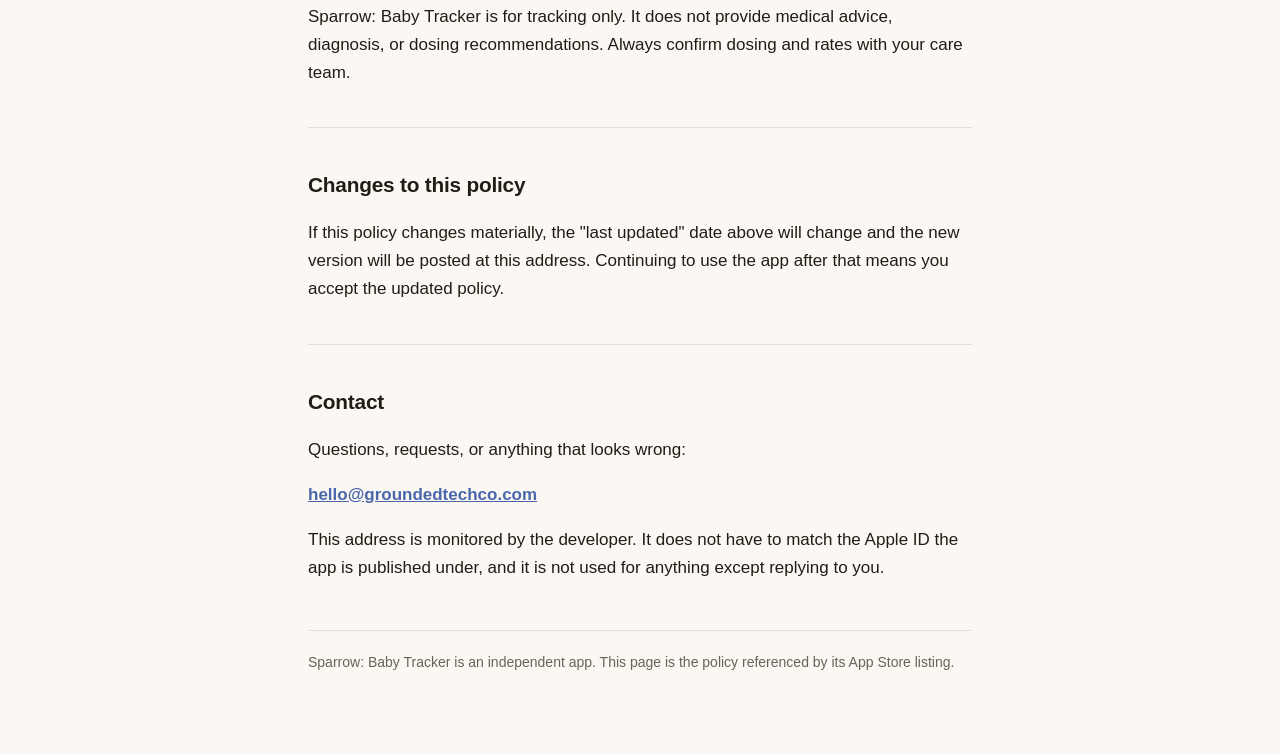
<file: sparrow/privacy/index.html>
<!doctype html>
<html lang="en">
<head>
<meta charset="utf-8">
<meta name="viewport" content="width=device-width, initial-scale=1">
<title>Privacy Policy — Sparrow: Baby Tracker</title>
<meta name="description" content="Privacy policy for Sparrow: Baby Tracker — what the app stores, who can see it, and how to delete it.">
<style>
  :root {
    --bg: #FBF8F4; --surface: #F4EFE7; --text: #211C15; --muted: #696257;
    --line: #E1DDD7; --link: #4A67AC; --bird: #5477C7; --wing: #BE6877; --eye: #FBF8F4;
  }
  @media (prefers-color-scheme: dark) {
    :root {
      --bg: #161310; --surface: #24211C; --text: #F4F1ED; --muted: #AAA49A;
      --line: rgba(255,255,255,0.14); --link: #9DB6F0; --bird: #83A3EA; --wing: #ED93A1; --eye: #161310;
    }
  }
  * { box-sizing: border-box; }
  body {
    margin: 0; background: var(--bg); color: var(--text);
    font: 17px/1.65 -apple-system, BlinkMacSystemFont, "Segoe UI", Roboto, Helvetica, Arial, sans-serif;
    -webkit-text-size-adjust: 100%;
  }
  .wrap { max-width: 44rem; margin: 0 auto; padding: 2.5rem 1.25rem 5rem; }
  .mark { width: 84px; height: auto; display: block; margin-bottom: 1.25rem; }
  h1 { font-size: 1.9rem; line-height: 1.2; margin: 0 0 .25rem; letter-spacing: -0.02em; }
  h2 { font-size: 1.3rem; margin: 2.5rem 0 .75rem; letter-spacing: -0.01em; }
  h3 { font-size: 1.05rem; margin: 1.75rem 0 .5rem; color: var(--muted); text-transform: uppercase; letter-spacing: .06em; }
  p, li { color: var(--text); }
  a { color: var(--link); }
  ul { padding-left: 1.15rem; }
  li { margin: .4rem 0; }
  hr { border: 0; border-top: 1px solid var(--line); margin: 2.5rem 0; }
  strong { font-weight: 650; }
  footer { margin-top: 3rem; padding-top: 1.25rem; border-top: 1px solid var(--line); color: var(--muted); font-size: .875rem; }
  body.faq h3 {
    text-transform: none; letter-spacing: -0.005em; color: var(--text);
    font-size: 1.12rem; font-weight: 650; margin: 2.25rem 0 .5rem;
  }
  @media (max-width: 480px) { body { font-size: 16px; } .wrap { padding: 1.75rem 1.1rem 4rem; } }
</style>
</head>
<body>
<main class="wrap">
<svg class="mark" viewBox="184 244 736 526" role="img" aria-label="Sparrow">
  <g stroke-linejoin="round" stroke-linecap="round">
    <path d="M 204,440 L 300,406 C 306,326 398,264 486,290 C 590,320 690,400 790,470 L 900,540 L 866,618 L 744,566 C 700,666 616,730 516,738 C 420,746 328,700 306,608 C 292,566 292,510 300,474 Z" fill="var(--bird)" stroke="var(--bird)" stroke-width="24"/>
    <path d="M 402,430 C 486,400 578,432 638,502 C 578,542 476,550 424,516 C 386,492 378,452 402,430 Z" fill="var(--wing)" stroke="var(--wing)" stroke-width="14"/>
    <circle cx="378" cy="398" r="27" fill="var(--eye)"/>
  </g>
</svg>
<h1>Privacy Policy for Sparrow: Baby Tracker</h1>
<p><strong>Last updated: 27 August 2026</strong></p>
<p>Sparrow: Baby Tracker ("the app") is a care-tracking app for parents and caregivers of young children, including children with complex medical needs. This policy explains what the app stores, who can see it, and how to get rid of it.</p>
<p>It is written to be read by an actual person. If something here is unclear, that's a fault worth fixing — contact details are at the bottom.</p>
<hr>
<h2>The short version</h2>
<ul>
<li>Everything you log is stored so that you and the caregivers you invite can see it. Nobody else can.</li>
<li>We do not sell your data, and we do not share what you log with anyone.</li>
<li>The app shows ads, but <strong>advertisers never receive anything you log</strong>. Ads are non-personalised and the app does not track you across other apps or websites.</li>
<li>You can delete your account, and everything in it, from inside the app.</li>
</ul>
<hr>
<h2>Who is responsible</h2>
<p>Sparrow: Baby Tracker is operated by an individual developer, not a company. Contact details are at the bottom of this page.</p>
<hr>
<h2>What the app stores</h2>
<h3>Information you provide about a child</h3>
<p>Whatever you choose to record, which may include:</p>
<ul>
<li>name, date of birth and sex</li>
<li>feeds (bottle, nursing, tube feeds, solid food), including volumes and times</li>
<li>medications, doses and when they were given</li>
<li>diaper changes, sleep, symptoms and temperature</li>
<li>growth measurements, milestones and appointment notes</li>
<li>photos of medical supplies and equipment, if you attach them</li>
<li>any free-text notes you write</li>
</ul>
<p>Some of this is <strong>health information about a child</strong>. It is entered by you, an adult caregiver — the app is not designed for, marketed to, or intended to be used by children.</p>
<h3>Information about your account</h3>
<ul>
<li>Your Apple ID identifier, and the email address Apple provides when you sign in. If you choose <strong>Hide My Email</strong>, Apple gives the app a private relay address instead of your real one, and that is all the app ever sees.</li>
<li>Which household you belong to, and whether you own it.</li>
<li>Which caregiver recorded each entry, so a shared log is accountable.</li>
</ul>
<h3>Information collected automatically</h3>
<ul>
<li>A push notification token for your device, if you turn reminders on.</li>
<li>Standard technical information needed to serve ads (see <strong>Advertising</strong>).</li>
</ul>
<p>The app has no analytics or crash-reporting SDK. It does not record your location, contacts, photos library, or anything you do in other apps.</p>
<hr>
<h2>How it is used</h2>
<p>Only to make the app work:</p>
<ul>
<li>to show you and your invited caregivers what has been logged</li>
<li>to send the reminders you configure</li>
<li>to produce the exports and visit summaries you ask for</li>
<li>to show ads (see below)</li>
</ul>
<p>Your logged data is <strong>not</strong> used for advertising, profiling, training machine learning models, or any purpose other than showing it back to you and the people you have invited.</p>
<hr>
<h2>Who can see your data</h2>
<p><strong>Caregivers you invite.</strong> A household is shared. Anyone who accepts your invite code can see and change every record for every child in that household. Invite codes work once and expire after 14 days — but treat one like a key, and only send it to someone you want to have full access.</p>
<p><strong>Our hosting provider.</strong> Data is stored with <a href="https://supabase.com" rel="noopener">Supabase</a>, which provides the database and authentication. Access is restricted at the database level so that a request can only ever read rows belonging to a household you are a member of.</p>
<p><strong>Apple</strong>, for sign-in only. Apple tells the app that you signed in successfully and gives it an identifier and an email address. Apple does not receive anything you log.</p>
<p><strong>Nobody else.</strong> Your logged data is not sold, rented, shared with advertisers, or given to third parties. There is no exception for "partners" or "affiliates", because there aren't any.</p>
<hr>
<h2>Advertising</h2>
<p>The app shows a single banner ad on some screens, using Google AdMob — never more than one at a time. Ads <strong>never</strong> appear on the medications screen or on any sheet used to record something, so no ad is ever placed next to the control you press to log a dose or a feed.</p>
<p><strong>Ads are non-personalised.</strong> The app does not ask for permission to track you, does not access the advertising identifier (IDFA), and does not track you across other apps or websites. Google receives the technical information it needs to serve and measure an ad — such as your IP address, device type and coarse region — and uses it for frequency capping, reporting and fraud prevention.</p>
<p><strong>Google never receives anything you log.</strong> No child's name, no medication, no feed, no note. A banner is displayed next to the content; it is not given the content.</p>
<p>Google's own handling of that information is covered by <a href="https://policies.google.com/privacy" rel="noopener">Google's Privacy Policy</a>.</p>
<p>If you later purchase the ad-free version, no ads are requested at all.</p>
<hr>
<h2>Children's privacy</h2>
<p>The app records information *about* children, entered *by* an adult caregiver. It is not directed to children, is not listed in the App Store Kids Category, and is not intended for anyone under 13 to use.</p>
<p>We do not knowingly collect personal information directly from a child. If you believe a child has used the app to create an account, contact us and it will be deleted.</p>
<hr>
<h2>How long it is kept, and how to delete it</h2>
<p>Your data is kept until you delete it.</p>
<p><strong>To delete everything:</strong> in the app, go to <strong>Settings → Account → Delete account</strong>. If you are the only caregiver in your household, this permanently deletes the household, every child in it, and every record of their care. If other caregivers share the household, it removes your access and leaves their household intact.</p>
<p>Deletion is immediate and cannot be undone. <strong>Export your data first</strong> if you might want it — <strong>Settings → Data → Export last 90 days (CSV)</strong>.</p>
<p>You can also delete individual entries at any time by tapping them.</p>
<hr>
<h2>Your rights</h2>
<p>Depending on where you live, you may have the right to access, correct, export or delete your personal information, and to object to certain processing.</p>
<p>The app already gives you all of these directly: everything you have logged is visible in the app, editable by tapping it, exportable as CSV, and deletable either entry-by-entry or all at once. For anything the app does not cover, contact us.</p>
<hr>
<h2>Security</h2>
<ul>
<li>Data is encrypted in transit (HTTPS) and encrypted at rest by the hosting provider.</li>
<li>Your login session is stored encrypted on your device, with the encryption key held in the iOS Keychain.</li>
<li>Access is enforced at the database level, per household, rather than only in the app — so a bug in the app cannot expose another household's records.</li>
</ul>
<p>No system is perfectly secure, and this app is operated by one person rather than a company with a security team. Please bear that in mind when deciding what to record.</p>
<hr>
<h2>Not a medical device</h2>
<p>Sparrow: Baby Tracker is for tracking only. It does not provide medical advice, diagnosis, or dosing recommendations. Always confirm dosing and rates with your care team.</p>
<hr>
<h2>Changes to this policy</h2>
<p>If this policy changes materially, the "last updated" date above will change and the new version will be posted at this address. Continuing to use the app after that means you accept the updated policy.</p>
<hr>
<h2>Contact</h2>
<p>Questions, requests, or anything that looks wrong:</p>
<p><strong><a href="mailto:hello@groundedtechco.com">hello@groundedtechco.com</a></strong></p>
<p>This address is monitored by the developer. It does not have to match the Apple ID the app is published under, and it is not used for anything except replying to you.</p>
<footer>Sparrow: Baby Tracker is an independent app. This page is the policy referenced by its App Store listing.</footer>
</main>
</body>
</html>
</file>
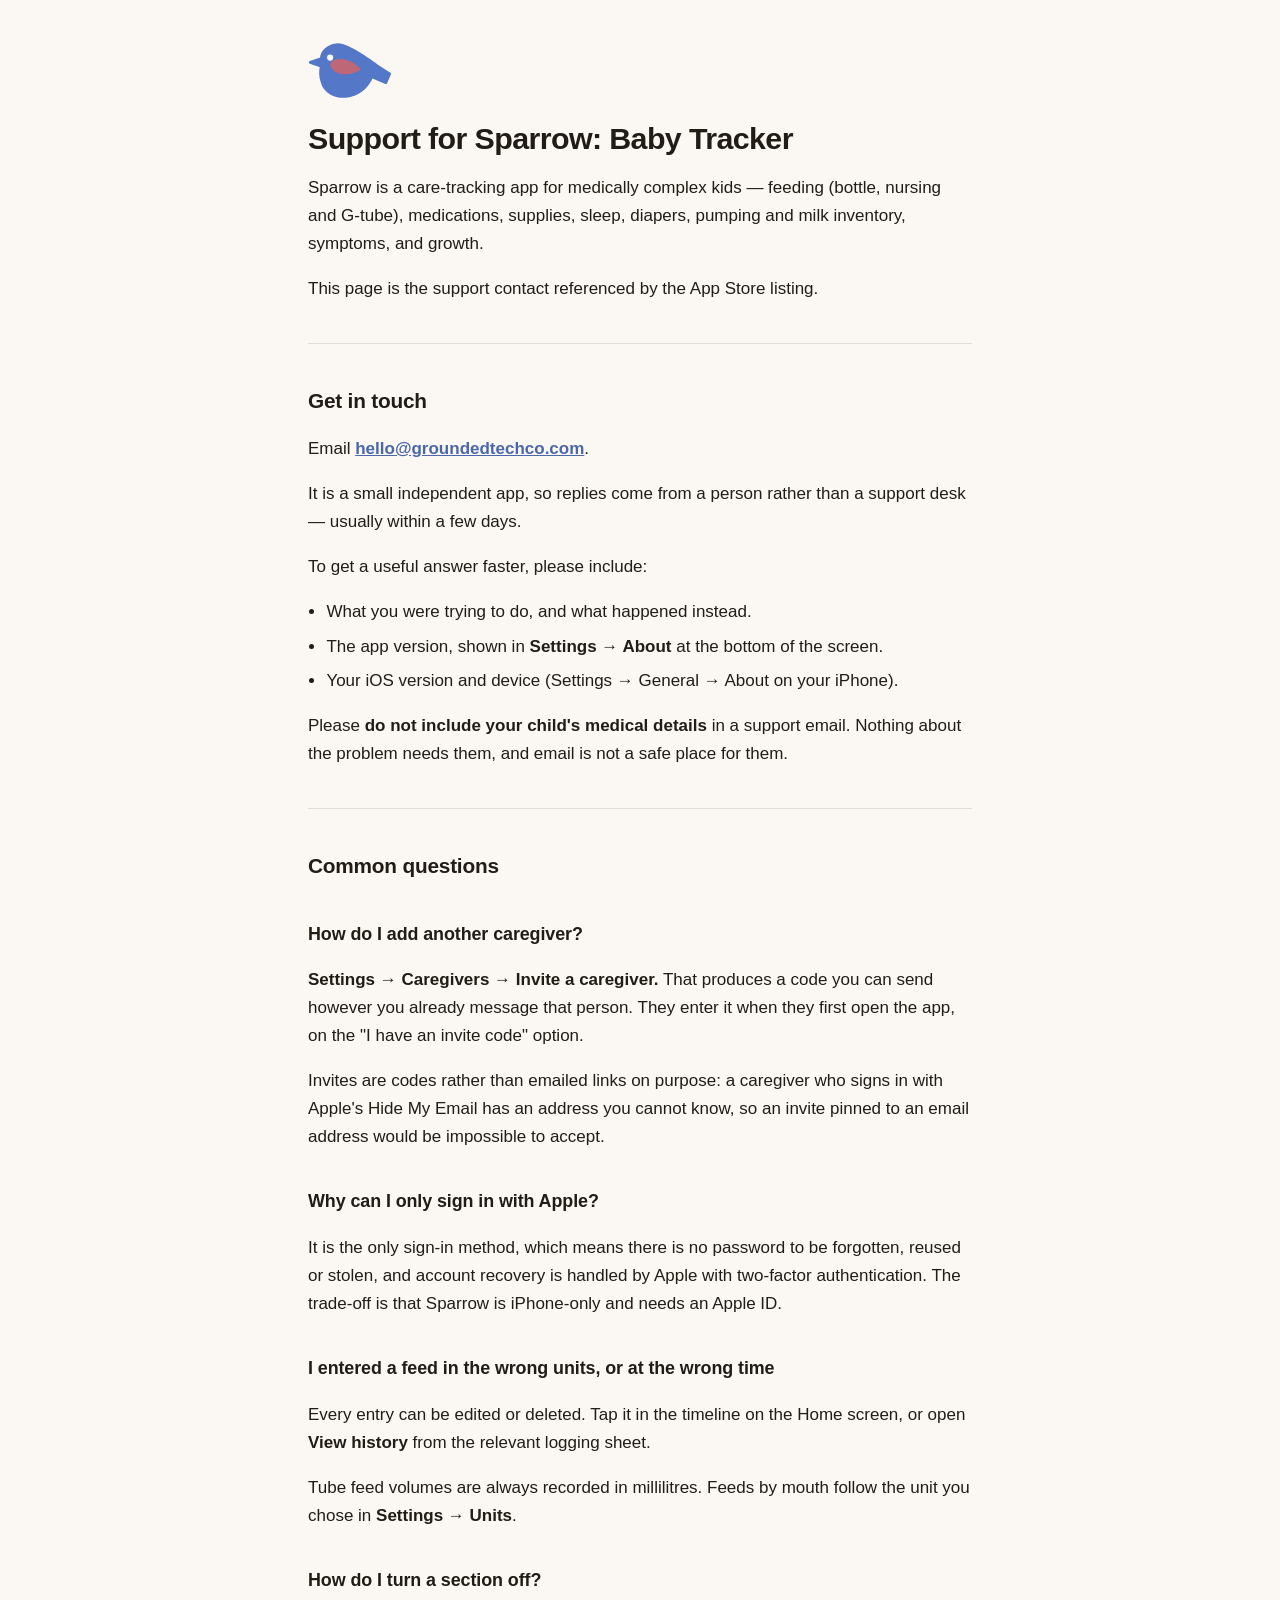
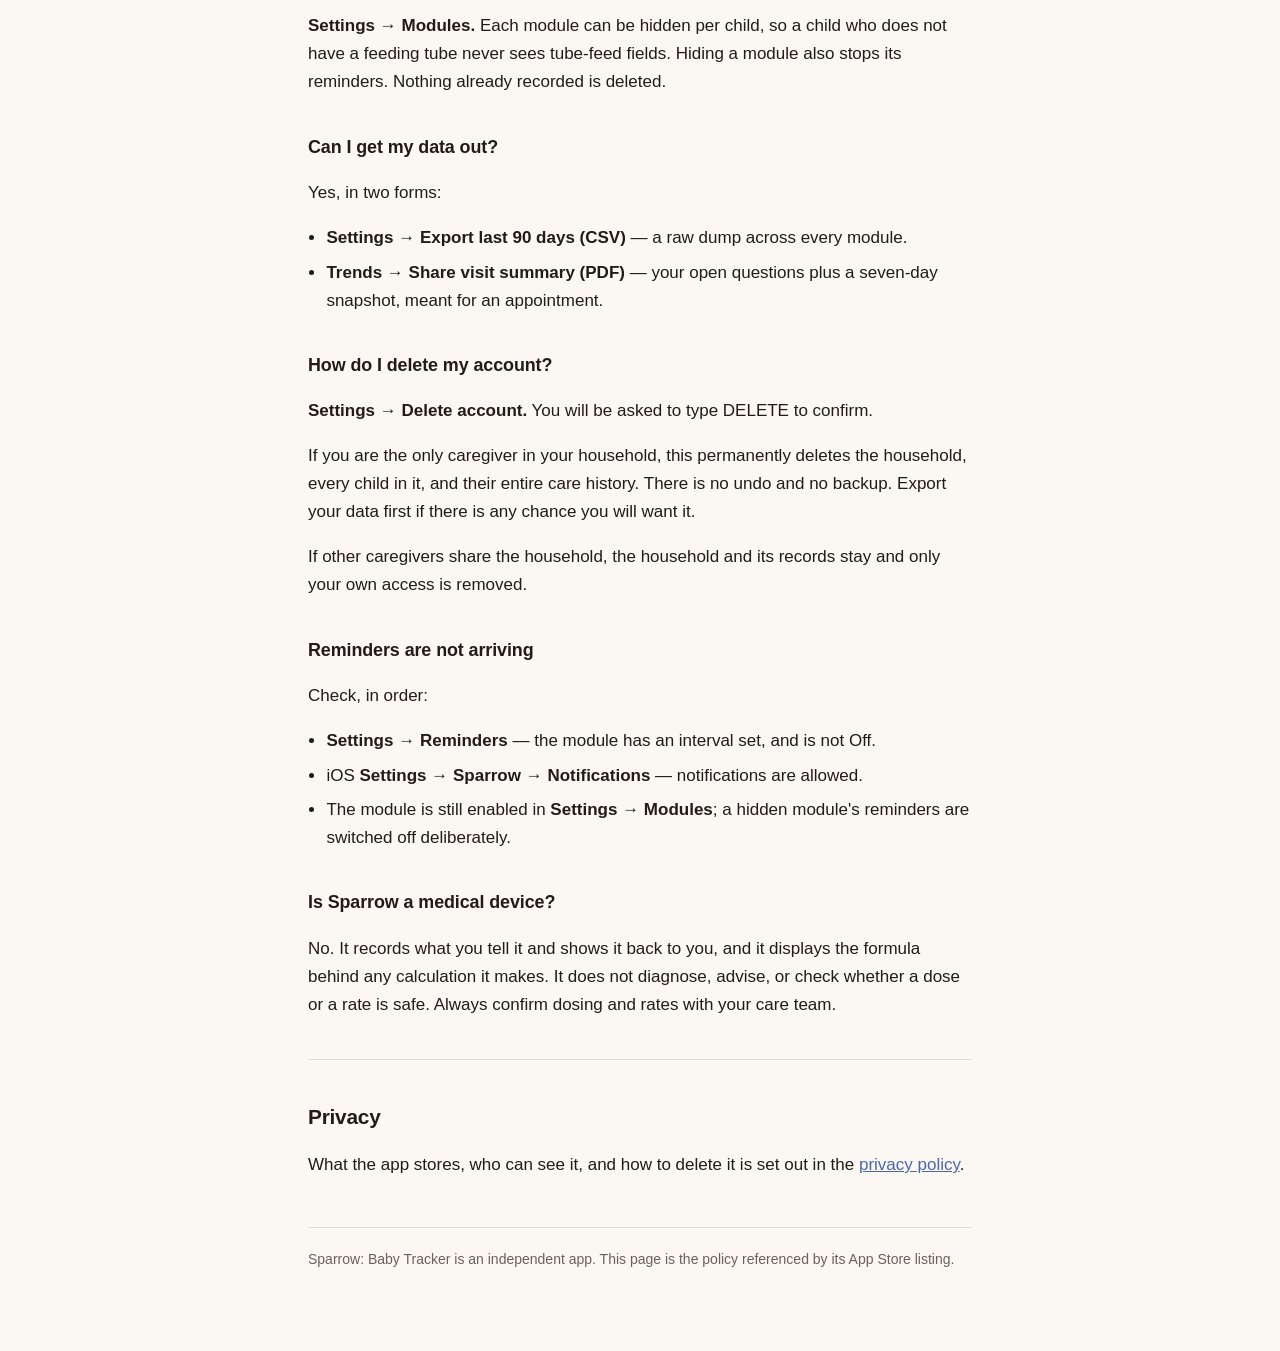
<file: sparrow/support/index.html>
<!doctype html>
<html lang="en">
<head>
<meta charset="utf-8">
<meta name="viewport" content="width=device-width, initial-scale=1">
<title>Support — Sparrow: Baby Tracker</title>
<meta name="description" content="Support for Sparrow: Baby Tracker — how to get help, common questions, and how to contact us.">
<style>
  :root {
    --bg: #FBF8F4; --surface: #F4EFE7; --text: #211C15; --muted: #696257;
    --line: #E1DDD7; --link: #4A67AC; --bird: #5477C7; --wing: #BE6877; --eye: #FBF8F4;
  }
  @media (prefers-color-scheme: dark) {
    :root {
      --bg: #161310; --surface: #24211C; --text: #F4F1ED; --muted: #AAA49A;
      --line: rgba(255,255,255,0.14); --link: #9DB6F0; --bird: #83A3EA; --wing: #ED93A1; --eye: #161310;
    }
  }
  * { box-sizing: border-box; }
  body {
    margin: 0; background: var(--bg); color: var(--text);
    font: 17px/1.65 -apple-system, BlinkMacSystemFont, "Segoe UI", Roboto, Helvetica, Arial, sans-serif;
    -webkit-text-size-adjust: 100%;
  }
  .wrap { max-width: 44rem; margin: 0 auto; padding: 2.5rem 1.25rem 5rem; }
  .mark { width: 84px; height: auto; display: block; margin-bottom: 1.25rem; }
  h1 { font-size: 1.9rem; line-height: 1.2; margin: 0 0 .25rem; letter-spacing: -0.02em; }
  h2 { font-size: 1.3rem; margin: 2.5rem 0 .75rem; letter-spacing: -0.01em; }
  h3 { font-size: 1.05rem; margin: 1.75rem 0 .5rem; color: var(--muted); text-transform: uppercase; letter-spacing: .06em; }
  p, li { color: var(--text); }
  a { color: var(--link); }
  ul { padding-left: 1.15rem; }
  li { margin: .4rem 0; }
  hr { border: 0; border-top: 1px solid var(--line); margin: 2.5rem 0; }
  strong { font-weight: 650; }
  footer { margin-top: 3rem; padding-top: 1.25rem; border-top: 1px solid var(--line); color: var(--muted); font-size: .875rem; }
  body.faq h3 {
    text-transform: none; letter-spacing: -0.005em; color: var(--text);
    font-size: 1.12rem; font-weight: 650; margin: 2.25rem 0 .5rem;
  }
  @media (max-width: 480px) { body { font-size: 16px; } .wrap { padding: 1.75rem 1.1rem 4rem; } }
</style>
</head>
<body class="faq">
<main class="wrap">
<svg class="mark" viewBox="184 244 736 526" role="img" aria-label="Sparrow">
  <g stroke-linejoin="round" stroke-linecap="round">
    <path d="M 204,440 L 300,406 C 306,326 398,264 486,290 C 590,320 690,400 790,470 L 900,540 L 866,618 L 744,566 C 700,666 616,730 516,738 C 420,746 328,700 306,608 C 292,566 292,510 300,474 Z" fill="var(--bird)" stroke="var(--bird)" stroke-width="24"/>
    <path d="M 402,430 C 486,400 578,432 638,502 C 578,542 476,550 424,516 C 386,492 378,452 402,430 Z" fill="var(--wing)" stroke="var(--wing)" stroke-width="14"/>
    <circle cx="378" cy="398" r="27" fill="var(--eye)"/>
  </g>
</svg>
<h1>Support for Sparrow: Baby Tracker</h1>
<p>Sparrow is a care-tracking app for medically complex kids — feeding (bottle, nursing and G-tube), medications, supplies, sleep, diapers, pumping and milk inventory, symptoms, and growth.</p>
<p>This page is the support contact referenced by the App Store listing.</p>
<hr>
<h2>Get in touch</h2>
<p>Email <strong><a href="mailto:hello@groundedtechco.com">hello@groundedtechco.com</a></strong>.</p>
<p>It is a small independent app, so replies come from a person rather than a support desk — usually within a few days.</p>
<p>To get a useful answer faster, please include:</p>
<ul>
<li>What you were trying to do, and what happened instead.</li>
<li>The app version, shown in <strong>Settings → About</strong> at the bottom of the screen.</li>
<li>Your iOS version and device (Settings → General → About on your iPhone).</li>
</ul>
<p>Please <strong>do not include your child's medical details</strong> in a support email. Nothing about the problem needs them, and email is not a safe place for them.</p>
<hr>
<h2>Common questions</h2>
<h3>How do I add another caregiver?</h3>
<p><strong>Settings → Caregivers → Invite a caregiver.</strong> That produces a code you can send however you already message that person. They enter it when they first open the app, on the "I have an invite code" option.</p>
<p>Invites are codes rather than emailed links on purpose: a caregiver who signs in with Apple's Hide My Email has an address you cannot know, so an invite pinned to an email address would be impossible to accept.</p>
<h3>Why can I only sign in with Apple?</h3>
<p>It is the only sign-in method, which means there is no password to be forgotten, reused or stolen, and account recovery is handled by Apple with two-factor authentication. The trade-off is that Sparrow is iPhone-only and needs an Apple ID.</p>
<h3>I entered a feed in the wrong units, or at the wrong time</h3>
<p>Every entry can be edited or deleted. Tap it in the timeline on the Home screen, or open <strong>View history</strong> from the relevant logging sheet.</p>
<p>Tube feed volumes are always recorded in millilitres. Feeds by mouth follow the unit you chose in <strong>Settings → Units</strong>.</p>
<h3>How do I turn a section off?</h3>
<p><strong>Settings → Modules.</strong> Each module can be hidden per child, so a child who does not have a feeding tube never sees tube-feed fields. Hiding a module also stops its reminders. Nothing already recorded is deleted.</p>
<h3>Can I get my data out?</h3>
<p>Yes, in two forms:</p>
<ul>
<li><strong>Settings → Export last 90 days (CSV)</strong> — a raw dump across every module.</li>
<li><strong>Trends → Share visit summary (PDF)</strong> — your open questions plus a seven-day snapshot, meant for an appointment.</li>
</ul>
<h3>How do I delete my account?</h3>
<p><strong>Settings → Delete account.</strong> You will be asked to type DELETE to confirm.</p>
<p>If you are the only caregiver in your household, this permanently deletes the household, every child in it, and their entire care history. There is no undo and no backup. Export your data first if there is any chance you will want it.</p>
<p>If other caregivers share the household, the household and its records stay and only your own access is removed.</p>
<h3>Reminders are not arriving</h3>
<p>Check, in order:</p>
<ul>
<li><strong>Settings → Reminders</strong> — the module has an interval set, and is not Off.</li>
<li>iOS <strong>Settings → Sparrow → Notifications</strong> — notifications are allowed.</li>
<li>The module is still enabled in <strong>Settings → Modules</strong>; a hidden module's reminders are switched off deliberately.</li>
</ul>
<h3>Is Sparrow a medical device?</h3>
<p>No. It records what you tell it and shows it back to you, and it displays the formula behind any calculation it makes. It does not diagnose, advise, or check whether a dose or a rate is safe. Always confirm dosing and rates with your care team.</p>
<hr>
<h2>Privacy</h2>
<p>What the app stores, who can see it, and how to delete it is set out in the <a href="https://groundedtechco.com/sparrow/privacy/" rel="noopener">privacy policy</a>.</p>
<footer>Sparrow: Baby Tracker is an independent app. This page is the policy referenced by its App Store listing.</footer>
</main>
</body>
</html>
</file>
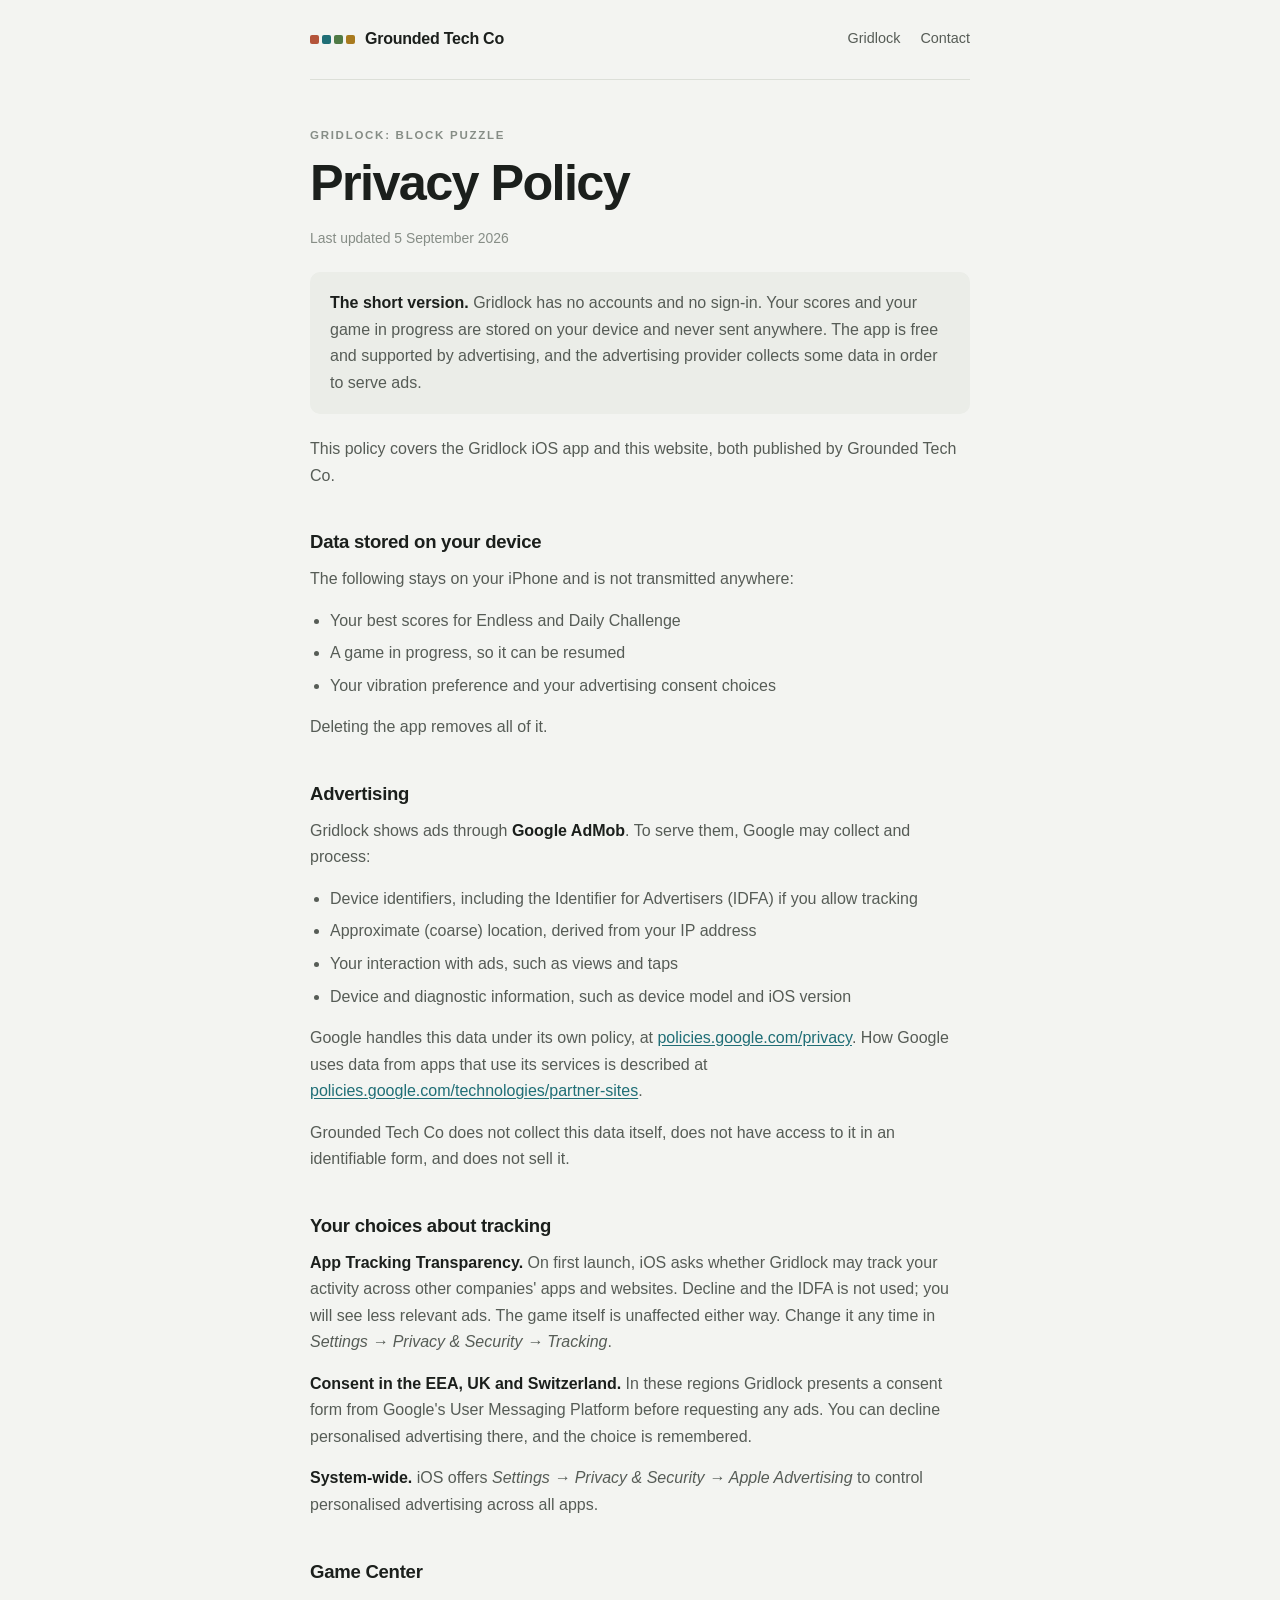
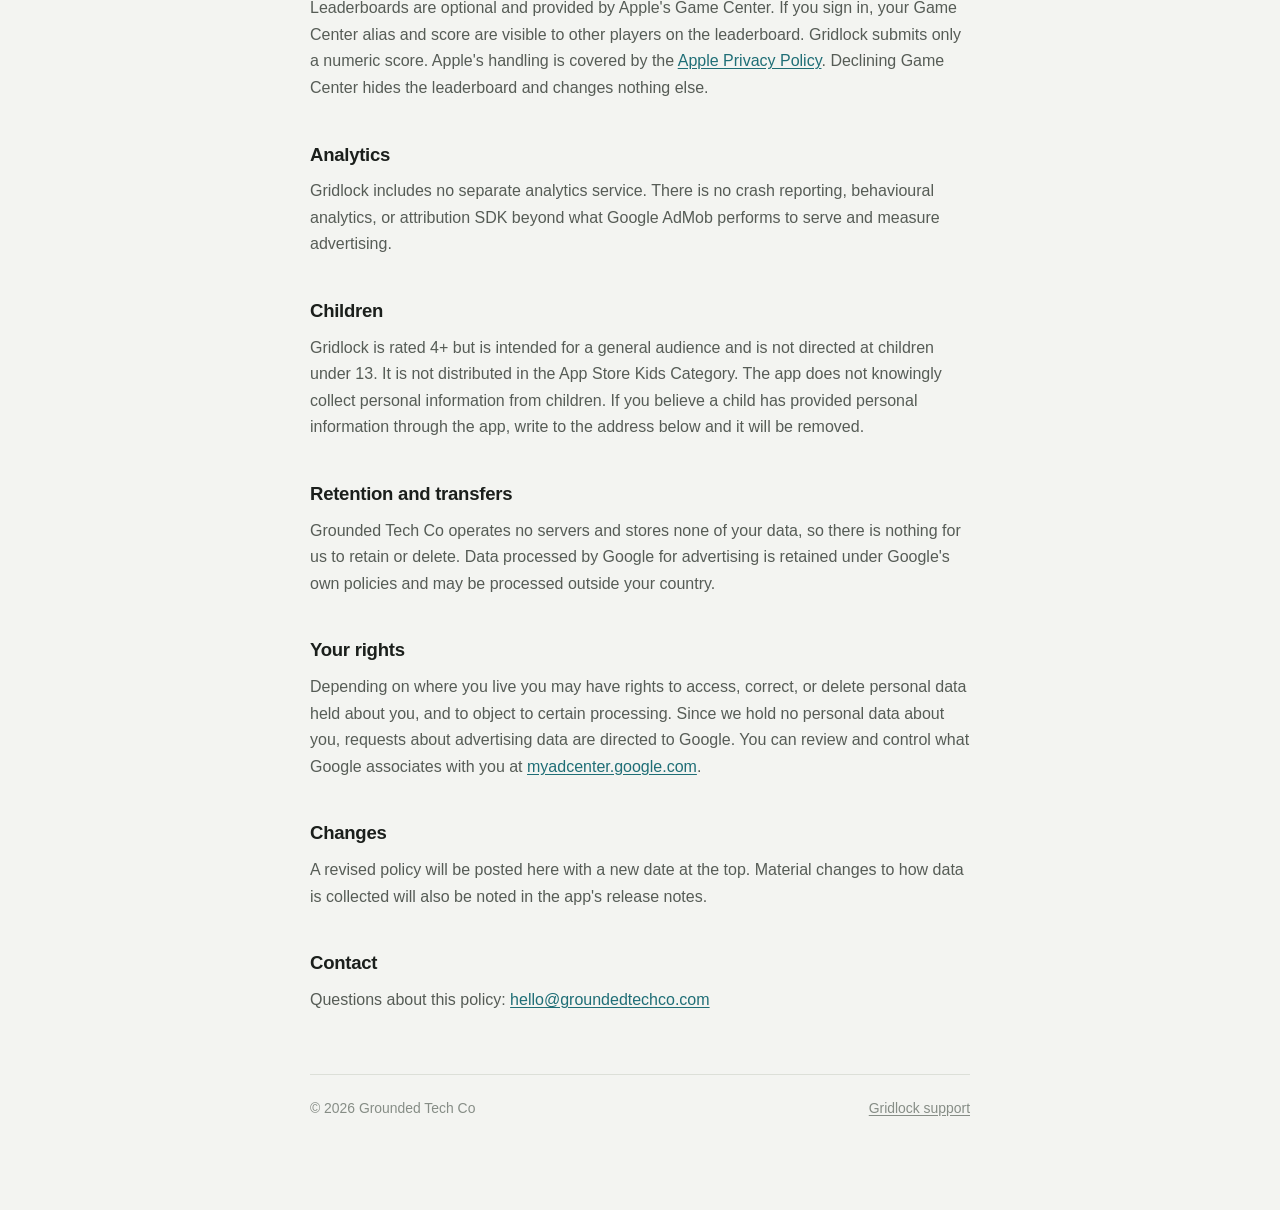
<file: privacy.html>
<!doctype html>
<html lang="en"><head><meta charset="utf-8">
<meta http-equiv="refresh" content="0; url=/gridlock/privacy/">
<link rel="canonical" href="https://groundedtechco.com/gridlock/privacy/">
<title>Redirecting…</title></head>
<body><p>Moved to <a href="/gridlock/privacy/">/gridlock/privacy/</a>.</p></body></html>
</file>
<file: assets/style.css>
/* Grounded Tech Co — shared styles
   Palette borrows the piece colours from Gridlock so the studio site and the
   app read as the same hand. Neutrals carry a faint green-grey cast rather
   than sitting on a dead grey. */

:root {
  color-scheme: light;
  --ground:   #F3F4F1;
  --surface:  #FFFFFF;
  --sunk:     #EBEDE8;
  --line:     #DCDFD8;
  --line-soft:#E7E9E4;
  --text:     #1B1F1C;
  --dim:      #565C56;
  --faint:    #868D86;
  --teal:     #1F6E76;
  --terra:    #B4543A;
  --sage:     #4F7A45;
  --plum:     #6E4E8C;
  --mustard:  #A87A1E;
}

@media (prefers-color-scheme: dark) {
  :root {
    color-scheme: dark;
    --ground:   #101310;
    --surface:  #191D1A;
    --sunk:     #141815;
    --line:     #2A2F2B;
    --line-soft:#222722;
    --text:     #E9EBE7;
    --dim:      #A2A9A2;
    --faint:    #757B75;
    --teal:     #64B8BE;
    --terra:    #E08D74;
    --sage:     #8FBE82;
    --plum:     #B393D0;
    --mustard:  #D9AC55;
  }
}

* { box-sizing: border-box; }

body {
  margin: 0;
  padding: 0 22px 90px;
  background: var(--ground);
  color: var(--text);
  font-family: "Public Sans", -apple-system, BlinkMacSystemFont, "Segoe UI", Roboto, Helvetica, Arial, sans-serif;
  font-size: 16px;
  line-height: 1.66;
  -webkit-font-smoothing: antialiased;
}

.wrap { max-width: 660px; margin: 0 auto; }
.wrap.wide { max-width: 760px; }

/* ── masthead ──────────────────────────────────────────── */
.site-head {
  display: flex;
  align-items: center;
  justify-content: space-between;
  gap: 20px;
  padding: 26px 0;
  border-bottom: 1px solid var(--line);
  margin-bottom: 46px;
}
.wordmark {
  display: inline-flex;
  align-items: center;
  gap: 10px;
  font-family: "Bricolage Grotesque", "Public Sans", sans-serif;
  font-weight: 700;
  font-size: 1rem;
  letter-spacing: -.015em;
  color: var(--text);
  text-decoration: none;
}
.mark { display: flex; gap: 3px; }
.mark i {
  width: 9px; height: 9px; border-radius: 2px; display: block;
}
.site-head nav { display: flex; gap: 20px; font-size: .9rem; }
.site-head nav a { color: var(--dim); text-decoration: none; }
.site-head nav a:hover { color: var(--text); }

/* ── type ──────────────────────────────────────────────── */
h1 {
  font-family: "Bricolage Grotesque", "Public Sans", sans-serif;
  font-weight: 700;
  font-size: clamp(2.1rem, 6.4vw, 3.15rem);
  line-height: 1.04;
  letter-spacing: -.032em;
  margin: 0 0 18px;
  text-wrap: balance;
}
h2 {
  font-family: "Bricolage Grotesque", "Public Sans", sans-serif;
  font-weight: 600;
  font-size: 1.16rem;
  letter-spacing: -.014em;
  margin: 38px 0 8px;
}
h3 {
  font-family: "Bricolage Grotesque", "Public Sans", sans-serif;
  font-weight: 600;
  font-size: 1rem;
  margin: 26px 0 4px;
}
.lede { font-size: 1.1rem; color: var(--dim); margin: 0 0 8px; max-width: 54ch; }
p { margin: 0 0 15px; color: var(--dim); }
p.tight { margin-bottom: 8px; }
strong { color: var(--text); font-weight: 600; }
ul { padding-left: 20px; margin: 0 0 15px; color: var(--dim); }
li { margin-bottom: 6px; }
a { color: var(--teal); text-underline-offset: 2px; }
a:focus-visible { outline: 2px solid var(--teal); outline-offset: 3px; border-radius: 2px; }

.eyebrow {
  font-size: 11.5px;
  font-weight: 600;
  letter-spacing: .15em;
  text-transform: uppercase;
  color: var(--faint);
  margin: 0 0 12px;
}

/* ── app card ──────────────────────────────────────────── */
.app {
  display: grid;
  grid-template-columns: 84px 1fr;
  gap: 22px;
  align-items: start;
  background: var(--surface);
  border: 1px solid var(--line-soft);
  border-radius: 14px;
  padding: 24px;
  margin-top: 26px;
  text-decoration: none;
}
.app:hover { border-color: var(--line); }
.app img { width: 84px; height: 84px; border-radius: 19px; display: block; }
.app h2 { margin: 0 0 4px; font-size: 1.2rem; color: var(--text); }
.app p { margin: 0 0 10px; font-size: .94rem; }
.app .status {
  display: inline-block;
  font-size: 11.5px;
  font-weight: 600;
  letter-spacing: .07em;
  text-transform: uppercase;
  color: var(--teal);
  background: color-mix(in srgb, var(--teal) 13%, transparent);
  border-radius: 3px;
  padding: 3px 8px;
}

/* ── policy page ───────────────────────────────────────── */
.updated { font-size: .87rem; color: var(--faint); margin: 0 0 4px; }
.callout {
  background: var(--sunk);
  border-radius: 10px;
  padding: 18px 20px;
  margin: 22px 0;
}
.callout p:last-child { margin-bottom: 0; }

footer {
  margin-top: 60px;
  padding-top: 22px;
  border-top: 1px solid var(--line);
  font-size: .87rem;
  color: var(--faint);
  display: flex;
  flex-wrap: wrap;
  gap: 8px 20px;
  justify-content: space-between;
}
footer a { color: var(--faint); }
</file>
